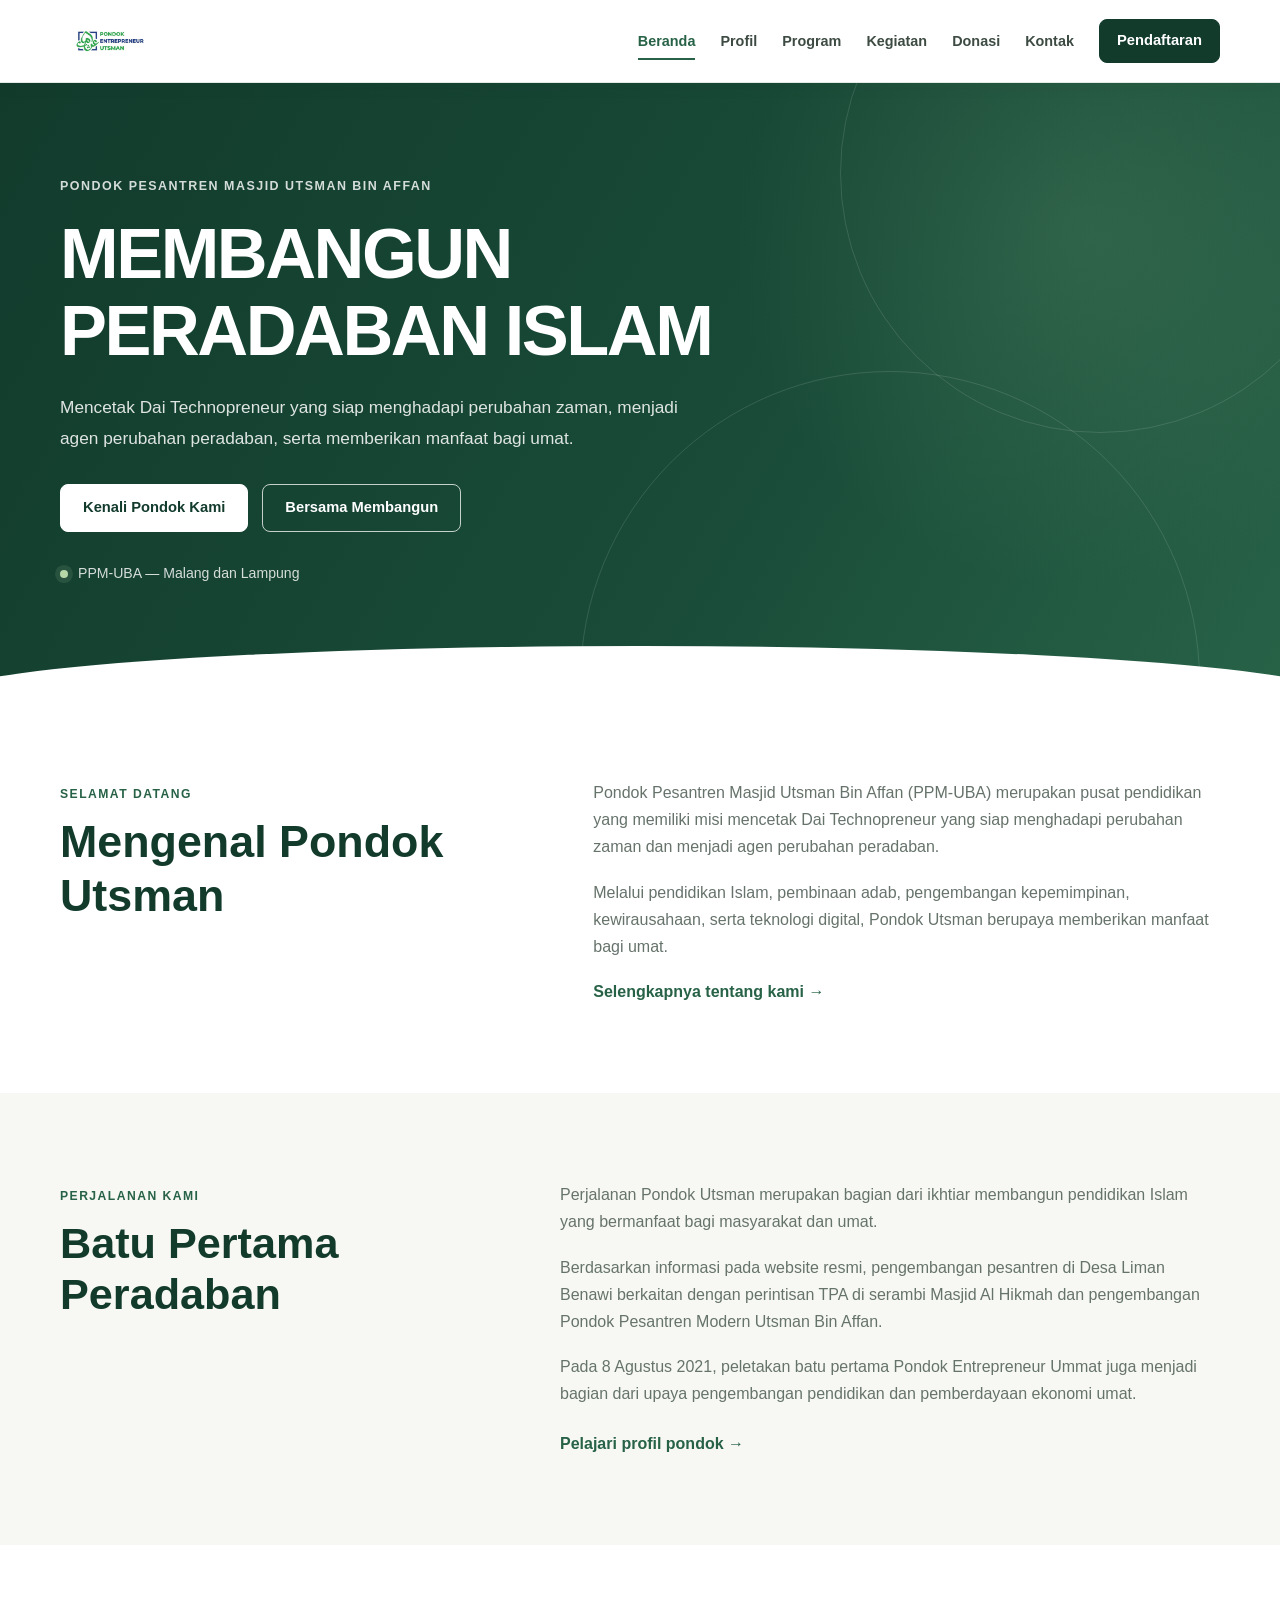
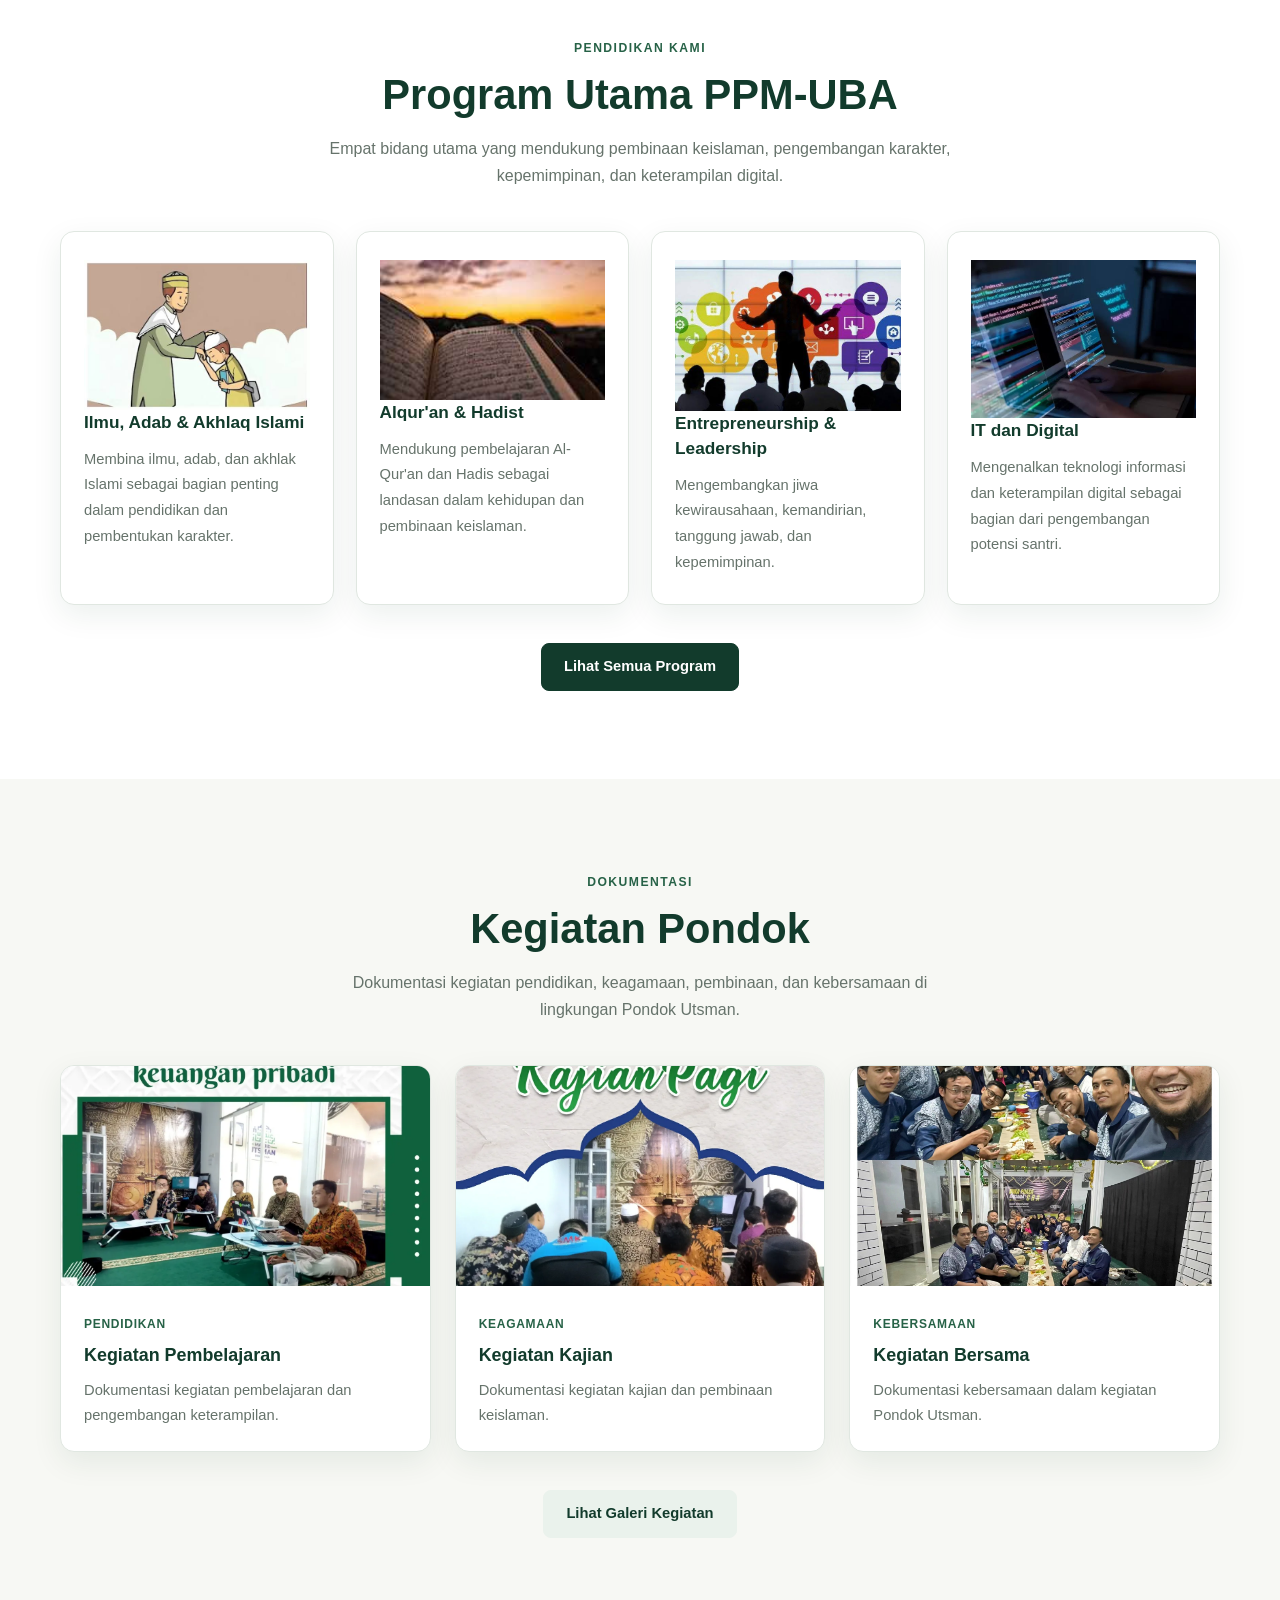
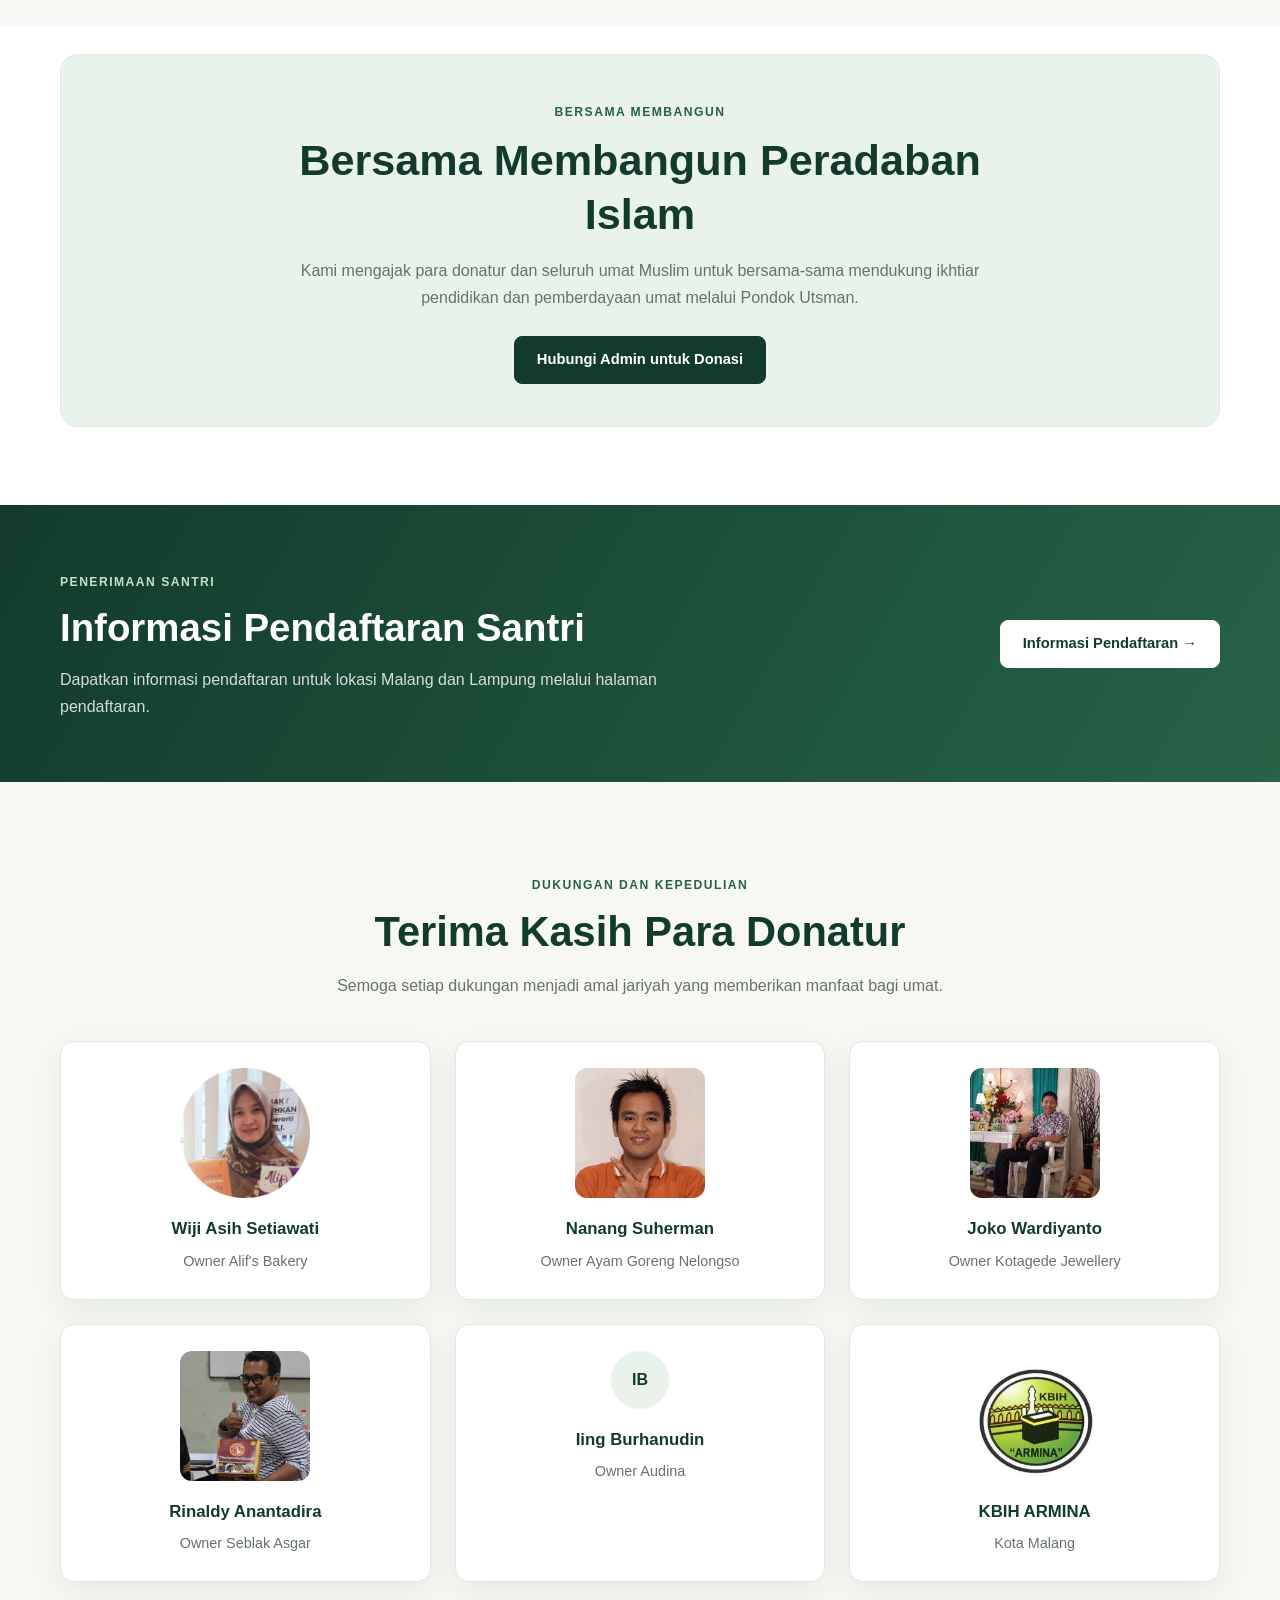
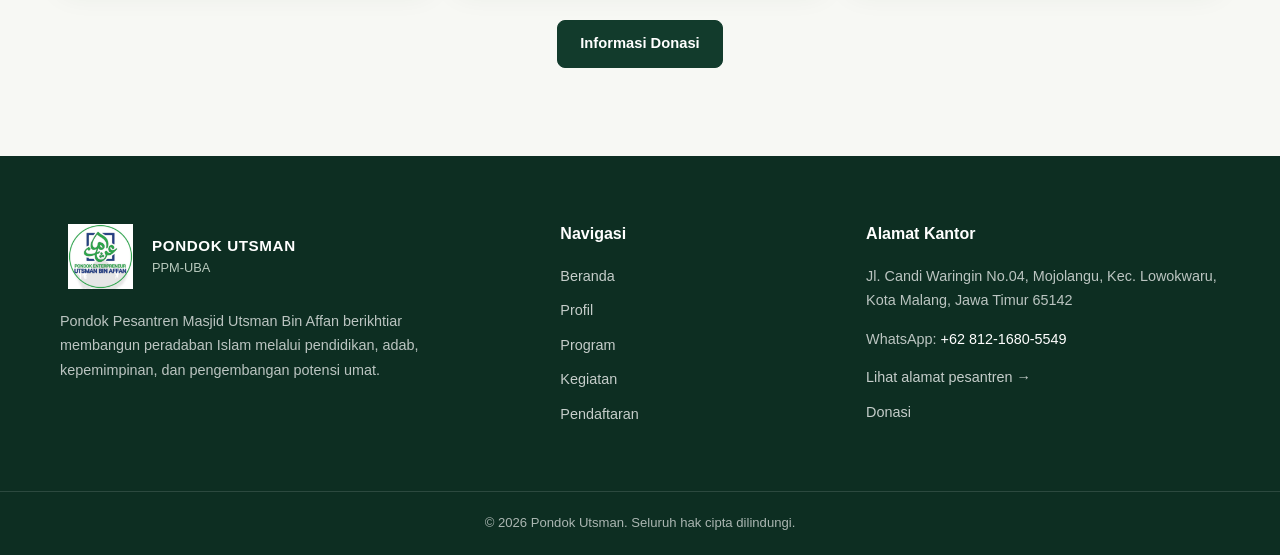
<file: index.html>
<!DOCTYPE html>
<html lang="id">
<head>
    <meta charset="UTF-8">
    <meta name="viewport" content="width=device-width, initial-scale=1.0">

    <meta name="description" content="Website resmi informasi Pondok Pesantren Masjid Utsman Bin Affan (PPM-UBA), program pendidikan, kegiatan, donasi, dan pendaftaran santri.">

    <meta name="theme-color" content="#123b2c">

    <title>Pondok Utsman | Membangun Peradaban Islam</title>

    <link rel="stylesheet" href="css/style.css">
    <script src="js/script.js" defer></script>
</head>

<body>

    <!-- NAVBAR -->
    <header class="header">
        <nav class="navbar container">

            <!-- Logo navbar -->
            <a href="index.html" class="brand" aria-label="Pondok Utsman - Beranda">
                <span class="brand-icon">
                    <img
                        src="images/Logo_utsman.png"
                        alt="Logo Pondok Utsman">
                </span>
            </a>

            <button
                class="menu-toggle"
                id="menuToggle"
                aria-label="Buka menu navigasi"
                aria-expanded="false"
                aria-controls="navMenu">

                <span></span>
                <span></span>
                <span></span>
            </button>

            <ul class="nav-menu" id="navMenu">
                <li>
                    <a class="active" href="index.html">Beranda</a>
                </li>
                <li>
                    <a href="pages/profil.html">Profil</a>
                </li>
                <li>
                    <a href="pages/program.html">Program</a>
                </li>
                <li>
                    <a href="pages/kegiatan.html">Kegiatan</a>
                </li>
                <li>
                    <a href="pages/donasi.html">Donasi</a>
                </li>
                <li>
                    <a href="pages/kontak.html">Kontak</a>
                </li>
                <li>
                    <a class="btn btn-primary nav-cta"
                       href="pages/pendaftaran.html">
                        Pendaftaran
                    </a>
                </li>
            </ul>

        </nav>
    </header>


    <main>

        <!-- HERO SECTION -->
        <section class="hero">

            <div class="hero-decoration decoration-one"></div>
            <div class="hero-decoration decoration-two"></div>

            <div class="container hero-content">

                <span class="eyebrow">
                    PONDOK PESANTREN MASJID UTSMAN BIN AFFAN
                </span>

                <h1>Membangun Peradaban Islam</h1>

                <p>
                    Mencetak Dai Technopreneur yang siap menghadapi
                    perubahan zaman, menjadi agen perubahan peradaban,
                    serta memberikan manfaat bagi umat.
                </p>

                <div class="hero-actions">

                    <a href="pages/profil.html" class="btn btn-light">
                        Kenali Pondok Kami
                    </a>

                    <a
                        href="https://api.whatsapp.com/send?phone=6281216805549&text=Assalamualaikum%20Admin%2C%20bagaimana%20cara%20berkontribusi%20membangun%20bersama%20PPM-UBA%3F"
                        class="btn btn-outline"
                        target="_blank"
                        rel="noopener noreferrer">
                        Bersama Membangun
                    </a>

                </div>

                <div class="hero-note">
                    <span class="note-dot"></span>
                    PPM-UBA — Malang dan Lampung
                </div>

            </div>

            <div class="hero-bottom-shape"></div>

        </section>


        <!-- INTRODUCTION -->
        <section class="section intro-section">

            <div class="container intro-grid">

                <div>
                    <span class="section-label">SELAMAT DATANG</span>

                    <h2>Mengenal Pondok Utsman</h2>
                </div>

                <div class="intro-text">

                    <p>
                        Pondok Pesantren Masjid Utsman Bin Affan
                        (PPM-UBA) merupakan pusat pendidikan yang
                        memiliki misi mencetak Dai Technopreneur
                        yang siap menghadapi perubahan zaman dan
                        menjadi agen perubahan peradaban.
                    </p>

                    <p>
                        Melalui pendidikan Islam, pembinaan adab,
                        pengembangan kepemimpinan, kewirausahaan,
                        serta teknologi digital, Pondok Utsman
                        berupaya memberikan manfaat bagi umat.
                    </p>

                    <a href="pages/profil.html" class="text-link">
                        Selengkapnya tentang kami →
                    </a>

                </div>

            </div>

        </section>


        <!-- HISTORY -->
        <section class="section history-section">

            <div class="container history-grid">

                <div>
                    <span class="section-label">
                        PERJALANAN KAMI
                    </span>

                    <h2>Batu Pertama Peradaban</h2>
                </div>

                <div class="history-text">

                    <p>
                        Perjalanan Pondok Utsman merupakan bagian
                        dari ikhtiar membangun pendidikan Islam
                        yang bermanfaat bagi masyarakat dan umat.
                    </p>

                    <p>
                        Berdasarkan informasi pada website resmi,
                        pengembangan pesantren di Desa Liman Benawi
                        berkaitan dengan perintisan TPA di serambi
                        Masjid Al Hikmah dan pengembangan Pondok
                        Pesantren Modern Utsman Bin Affan.
                    </p>

                    <p>
                        Pada 8 Agustus 2021, peletakan batu pertama
                        Pondok Entrepreneur Ummat juga menjadi
                        bagian dari upaya pengembangan pendidikan
                        dan pemberdayaan ekonomi umat.
                    </p>

                    <a href="pages/profil.html" class="text-link">
                        Pelajari profil pondok →
                    </a>

                </div>

            </div>

        </section>


        <!-- PROGRAM -->
        <section class="section program-section">

            <div class="container">

                <div class="section-heading">

                    <span class="section-label">
                        PENDIDIKAN KAMI
                    </span>

                    <h2>Program Utama PPM-UBA</h2>

                    <p>
                        Empat bidang utama yang mendukung pembinaan
                        keislaman, pengembangan karakter, kepemimpinan,
                        dan keterampilan digital.
                    </p>

                </div>

                <div class="program-grid">

                    <article class="program-card">

                        
                        <img
                            src="images/ilmu.jpg"
                            alt="Ikon program Ilmu, Adab & Akhlaq Islami"
                            class="program-icon-image">

                        <h3>Ilmu, Adab &amp; Akhlaq Islami</h3>

                        <p>
                            Membina ilmu, adab, dan akhlak Islami
                            sebagai bagian penting dalam pendidikan
                            dan pembentukan karakter.
                        </p>

                    </article>


                    <article class="program-card">

                        
                        <img
                            src="images/alquran.jpg"
                            alt="Ikon program Alqur'an dan Hadist"
                            class="program-icon-image">

                        <h3>Alqur'an &amp; Hadist</h3>

                        <p>
                            Mendukung pembelajaran Al-Qur'an dan
                            Hadis sebagai landasan dalam kehidupan
                            dan pembinaan keislaman.
                        </p>

                    </article>


                    <article class="program-card">

                        
                        <img
                            src="images/leadership.jpg"
                            alt="Ikon program Entrepreneurship dan Leadership"
                            class="program-icon-image">

                        <h3>Entrepreneurship &amp; Leadership</h3>

                        <p>
                            Mengembangkan jiwa kewirausahaan,
                            kemandirian, tanggung jawab, dan
                            kepemimpinan.
                        </p>

                    </article>


                    <article class="program-card">

                        
                        <img
                            src="images/itdandigital.jpg"
                            alt="Ikon program IT dan Digital"
                            class="program-icon-image">

                        <h3>IT dan Digital</h3>

                        <p>
                            Mengenalkan teknologi informasi dan
                            keterampilan digital sebagai bagian
                            dari pengembangan potensi santri.
                        </p>

                    </article>

                </div>

                <div class="center-action">

                    <a href="pages/program.html" class="btn btn-primary">
                        Lihat Semua Program
                    </a>

                </div>

            </div>

        </section>


        <!-- ACTIVITIES -->
        <section class="section activities-section">

            <div class="container">

                <div class="section-heading">

                    <span class="section-label">
                        DOKUMENTASI
                    </span>

                    <h2>Kegiatan Pondok</h2>

                    <p>
                        Dokumentasi kegiatan pendidikan, keagamaan,
                        pembinaan, dan kebersamaan di lingkungan
                        Pondok Utsman.
                    </p>

                </div>

                <div class="activity-grid">

                    <article class="activity-card">

                        <div class="activity-image">

                            <img
                                src="images/materi pengolahan keuangan dan data yang di bimbing oleh Mas D.jpg"
                                alt="Kegiatan pembelajaran dan pengolahan data"
                                loading="lazy">

                        </div>

                        <div class="activity-info">

                            <span class="activity-category">
                                Pendidikan
                            </span>

                            <h3>Kegiatan Pembelajaran</h3>

                            <p>
                                Dokumentasi kegiatan pembelajaran
                                dan pengembangan keterampilan.
                            </p>

                        </div>

                    </article>


                    <article class="activity-card">

                        <div class="activity-image">

                            <img
                                src="images/kajianpagi.jpg"
                                alt="Dokumentasi kegiatan kajian"
                                loading="lazy">

                        </div>

                        <div class="activity-info">

                            <span class="activity-category">
                                Keagamaan
                            </span>

                            <h3>Kegiatan Kajian</h3>

                            <p>
                                Dokumentasi kegiatan kajian dan
                                pembinaan keislaman.
                            </p>

                        </div>

                    </article>


                    <article class="activity-card">

                        <div class="activity-image">

                            <img
                                src="images/bukabersama2.jpg"
                                alt="Dokumentasi kegiatan buka bersama"
                                loading="lazy">

                        </div>

                        <div class="activity-info">

                            <span class="activity-category">
                                Kebersamaan
                            </span>

                            <h3>Kegiatan Bersama</h3>

                            <p>
                                Dokumentasi kebersamaan dalam
                                kegiatan Pondok Utsman.
                            </p>

                        </div>

                    </article>

                </div>

                <div class="center-action">

                    <a href="pages/kegiatan.html"
                       class="btn btn-secondary">
                        Lihat Galeri Kegiatan
                    </a>

                </div>

            </div>

        </section>


        <!-- DONATION CTA -->
        <section class="section donation-cta">

            <div class="container donation-content">

                <span class="section-label">
                    BERSAMA MEMBANGUN
                </span>

                <h2>Bersama Membangun Peradaban Islam</h2>

                <p>
                    Kami mengajak para donatur dan seluruh umat
                    Muslim untuk bersama-sama mendukung ikhtiar
                    pendidikan dan pemberdayaan umat melalui
                    Pondok Utsman.
                </p>

                <a
                    href="https://api.whatsapp.com/send?phone=6281216805549&text=Assalamualaikum%20Admin%2C%20bagaimana%20cara%20berkontribusi%20membangun%20bersama%20PPM-UBA%3F"
                    class="btn btn-primary"
                    target="_blank"
                    rel="noopener noreferrer">
                    Hubungi Admin untuk Donasi
                </a>

            </div>

        </section>


        <!-- REGISTRATION CTA -->
        <section class="registration-section">

            <div class="container registration-content">

                <div>

                    <span class="section-label">
                        PENERIMAAN SANTRI
                    </span>

                    <h2>Informasi Pendaftaran Santri</h2>

                    <p>
                        Dapatkan informasi pendaftaran untuk
                        lokasi Malang dan Lampung melalui
                        halaman pendaftaran.
                    </p>

                </div>

                <a href="pages/pendaftaran.html" class="btn btn-light">
                    Informasi Pendaftaran →
                </a>

            </div>

        </section>


        <!-- DONOR SECTION -->
        <section class="section donor-section">

            <div class="container">

                <div class="section-heading">

                    <span class="section-label">
                        DUKUNGAN DAN KEPEDULIAN
                    </span>

                    <h2>Terima Kasih Para Donatur</h2>

                    <p>
                        Semoga setiap dukungan menjadi amal jariyah
                        yang memberikan manfaat bagi umat.
                    </p>

                </div>

                <div class="donor-grid">

                    <article class="donor-card">

                        <img
                            src="images/owneralf.jpg"
                            alt="Wiji Asih Setiawati, Owner Alif's Bakery"
                            class="donor-photo"
                            loading="lazy">

                        <h3>Wiji Asih Setiawati</h3>

                        <p>Owner Alif's Bakery</p>

                    </article>


                    <article class="donor-card">

                        <img
                            src="images/ownernlngso.jpg"
                            alt="Nanang Suherman, Owner Ayam Goreng Nelongso"
                            class="donor-photo"
                            loading="lazy">

                        <h3>Nanang Suherman</h3>

                        <p>Owner Ayam Goreng Nelongso</p>

                    </article>


                    <article class="donor-card">

                        <img
                            src="images/ownerkotagede.jpg"
                            alt="Joko Wardiyanto, Owner Kotagede Jewellery"
                            class="donor-photo"
                            loading="lazy">

                        <h3>Joko Wardiyanto</h3>

                        <p>Owner Kotagede Jewellery</p>

                    </article>


                    <article class="donor-card">

                        <img
                            src="images/owner-seblak-asgar-dari.jpg"
                            alt="Rinaldy Anantadira, Owner Seblak Asgar"
                            class="donor-photo"
                            loading="lazy">

                        <h3>Rinaldy Anantadira</h3>

                        <p>Owner Seblak Asgar</p>

                    </article>


                    <article class="donor-card">

                        <!-- Ganti nama file jika foto Iing sudah tersedia -->
                        <div class="donor-avatar" aria-hidden="true">
                            IB
                        </div>

                        <h3>Iing Burhanudin</h3>

                        <p>Owner Audina</p>

                    </article>


                    <article class="donor-card">

                        <img
                            src="images/KBIH.jpg"
                            alt="KBIH ARMINA Kota Malang"
                            class="donor-photo"
                            loading="lazy">

                        <h3>KBIH ARMINA</h3>

                        <p>Kota Malang</p>

                    </article>

                </div>

                <div class="center-action">

                    <a href="pages/donasi.html" class="btn btn-primary">
                        Informasi Donasi
                    </a>

                </div>

            </div>

        </section>

    </main>


    <!-- FOOTER -->
    <footer class="footer">

        <div class="container footer-grid">

            <!-- Identitas footer: logo sengaja berbeda dari navbar -->
            <div>

                <a href="index.html" class="brand footer-brand">

                    <span class="brand-icon">
                        <img
                            src="images/images.jpg"
                            alt="Logo footer Pondok Utsman">
                    </span>

                    <span>
                        <strong>PONDOK UTSMAN</strong>
                        <small>PPM-UBA</small>
                    </span>

                </a>

                <p class="footer-description">
                    Pondok Pesantren Masjid Utsman Bin Affan
                    berikhtiar membangun peradaban Islam melalui
                    pendidikan, adab, kepemimpinan, dan
                    pengembangan potensi umat.
                </p>

            </div>


            <!-- Navigasi footer -->
            <div>

                <h3>Navigasi</h3>

                <a href="index.html">Beranda</a>
                <a href="pages/profil.html">Profil</a>
                <a href="pages/program.html">Program</a>
                <a href="pages/kegiatan.html">Kegiatan</a>
                <a href="pages/pendaftaran.html">Pendaftaran</a>

            </div>


            <!-- Informasi kontak -->
            <div>

                <h3>Alamat Kantor</h3>

                <p>
                    Jl. Candi Waringin No.04, Mojolangu,
                    Kec. Lowokwaru, Kota Malang,
                    Jawa Timur 65142
                </p>

                <p>
                    WhatsApp:
                    <a
                        href="https://api.whatsapp.com/send?phone=6281216805549"
                        target="_blank"
                        rel="noopener noreferrer">
                        +62 812-1680-5549
                    </a>
                </p>

                <a href="pages/kontak.html">
                    Lihat alamat pesantren →
                </a>

                <a href="pages/donasi.html">Donasi</a>

            </div>

        </div>


        <!-- Footer bottom -->
        <div class="footer-bottom">

            <div class="container">

                <p>
                    &copy; <span id="currentYear"></span>
                    Pondok Utsman. Seluruh hak cipta dilindungi.
                </p>

            </div>

        </div>

    </footer>

</body>
</html>
</file>
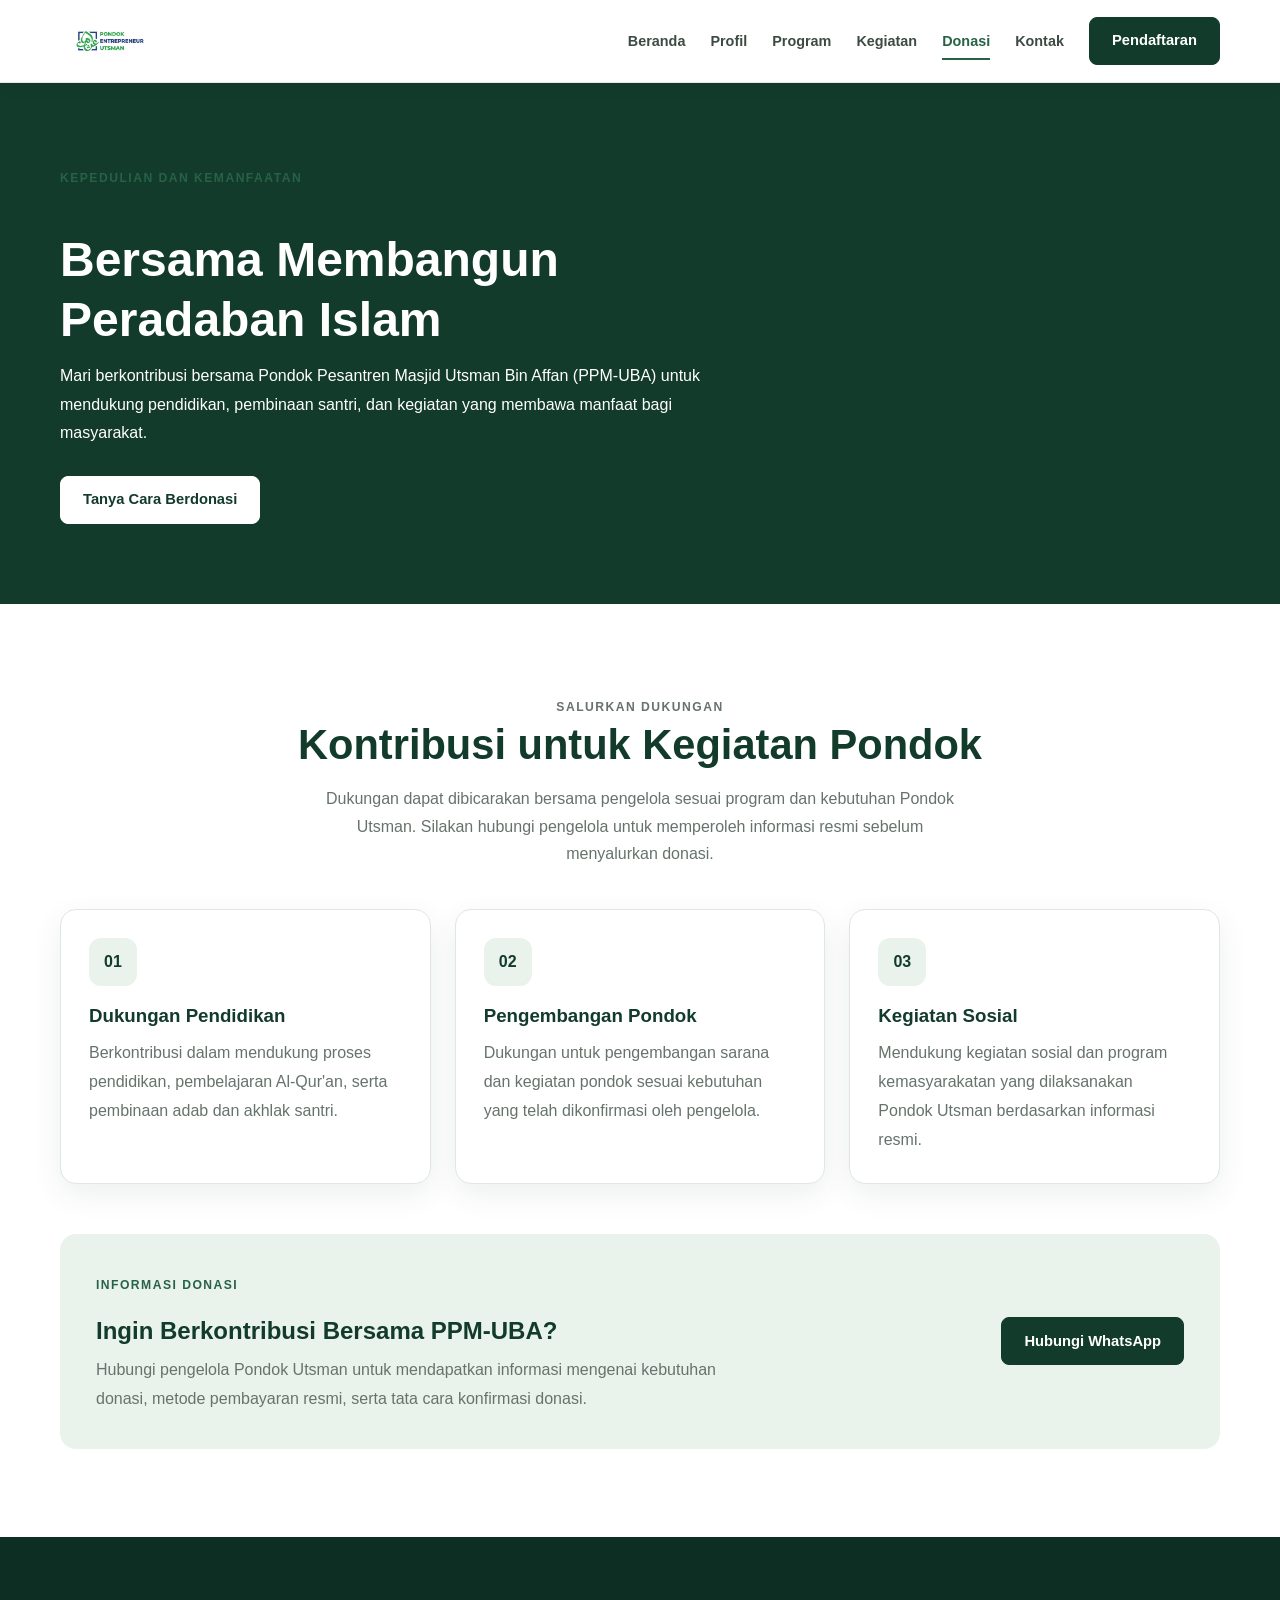
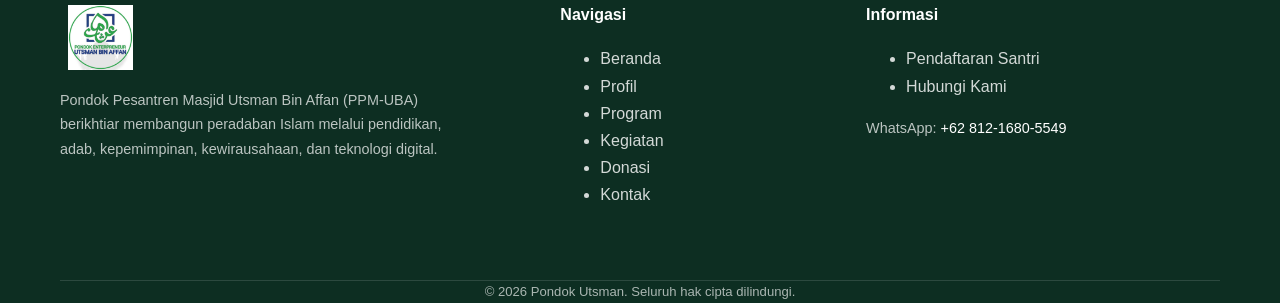
<file: pages/donasi.html>
<!DOCTYPE html>
<html lang="id">
<head>
    <meta charset="UTF-8">
    <meta name="viewport" content="width=device-width, initial-scale=1.0">

    <meta name="description" content="Informasi donasi dan kontribusi untuk mendukung kegiatan pendidikan serta pengembangan Pondok Pesantren Masjid Utsman Bin Affan (PPM-UBA).">
    <meta name="theme-color" content="#ffffff">

    <title>Donasi - Pondok Utsman</title>

    <link rel="stylesheet" href="../css/style.css">
    <link rel="stylesheet" href="../css/donasi.css">

    <script src="../js/script.js" defer></script>
</head>
<body>

<header class="header">
    <nav class="navbar container">
        <a href="../index.html" class="brand" aria-label="Pondok Utsman - Beranda">
            <span class="brand-icon">
                <img src="../images/Logo_utsman.png" alt="Logo Pondok Utsman">
            </span>
        </a>

        <button
            class="menu-toggle"
            id="menuToggle"
            type="button"
            aria-label="Buka menu navigasi"
            aria-controls="navMenu"
            aria-expanded="false">
            ☰
        </button>

        <ul class="nav-menu" id="navMenu">
            <li><a href="../index.html">Beranda</a></li>
            <li><a href="profil.html">Profil</a></li>
            <li><a href="program.html">Program</a></li>
            <li><a href="kegiatan.html">Kegiatan</a></li>
            <li><a href="donasi.html" class="active" aria-current="page">Donasi</a></li>
            <li><a href="kontak.html">Kontak</a></li>
            <li><a href="pendaftaran.html" class="btn btn-primary">Pendaftaran</a></li>
        </ul>
    </nav>
</header>

<main>

    <!-- Hero Donasi -->
    <section class="donation-hero">
        <div class="container">
            <p class="section-label">KEPEDULIAN DAN KEMANFAATAN</p>

            <h1>Bersama Membangun Peradaban Islam</h1>

            <p>
                Mari berkontribusi bersama Pondok Pesantren Masjid
                Utsman Bin Affan (PPM-UBA) untuk mendukung pendidikan,
                pembinaan santri, dan kegiatan yang membawa manfaat
                bagi masyarakat.
            </p>

            <a
                href="https://api.whatsapp.com/send?phone=6281216805549&text=Assalamualaikum%20Admin%2C%20bagaimana%20cara%20berkontribusi%20membangun%20bersama%20PPM-UBA%3F%20Mohon%20dibantu%20informasinya.%20Terima%20kasih."
                class="btn btn-light"
                target="_blank"
                rel="noopener noreferrer">
                Tanya Cara Berdonasi
            </a>
        </div>
    </section>

    <!-- Pilihan Dukungan -->
    <section class="section">
        <div class="container">

            <div class="section-heading">
                <p class="section-label">SALURKAN DUKUNGAN</p>

                <h2>Kontribusi untuk Kegiatan Pondok</h2>

                <p>
                    Dukungan dapat dibicarakan bersama pengelola
                    sesuai program dan kebutuhan Pondok Utsman.
                    Silakan hubungi pengelola untuk memperoleh
                    informasi resmi sebelum menyalurkan donasi.
                </p>
            </div>

            <div class="donation-grid">

                <article class="donation-card">
                    <div class="donation-icon">01</div>

                    <h3>Dukungan Pendidikan</h3>

                    <p>
                        Berkontribusi dalam mendukung proses pendidikan,
                        pembelajaran Al-Qur'an, serta pembinaan adab
                        dan akhlak santri.
                    </p>
                </article>

                <article class="donation-card">
                    <div class="donation-icon">02</div>

                    <h3>Pengembangan Pondok</h3>

                    <p>
                        Dukungan untuk pengembangan sarana dan kegiatan
                        pondok sesuai kebutuhan yang telah dikonfirmasi
                        oleh pengelola.
                    </p>
                </article>

                <article class="donation-card">
                    <div class="donation-icon">03</div>

                    <h3>Kegiatan Sosial</h3>

                    <p>
                        Mendukung kegiatan sosial dan program
                        kemasyarakatan yang dilaksanakan Pondok Utsman
                        berdasarkan informasi resmi.
                    </p>
                </article>

            </div>

            <!-- Informasi Donasi -->
            <div class="donation-info">
                <div>
                    <p class="section-label">INFORMASI DONASI</p>

                    <h2>Ingin Berkontribusi Bersama PPM-UBA?</h2>

                    <p>
                        Hubungi pengelola Pondok Utsman untuk
                        mendapatkan informasi mengenai kebutuhan
                        donasi, metode pembayaran resmi, serta
                        tata cara konfirmasi donasi.
                    </p>
                </div>

                <a
                    href="https://api.whatsapp.com/send?phone=6281216805549&text=Assalamualaikum%20Admin%2C%20saya%20ingin%20mengetahui%20informasi%20donasi%20untuk%20PPM-UBA.%20Mohon%20dibantu%20informasinya.%20Terima%20kasih."
                    class="btn btn-primary"
                    target="_blank"
                    rel="noopener noreferrer">
                    Hubungi WhatsApp
                </a>
            </div>

        </div>
    </section>

</main>

<!-- Footer -->
<footer class="footer">
    <div class="container">
        <div class="footer-grid">

            <div class="footer-brand">
                <a href="../index.html" aria-label="Pondok Utsman - Beranda">
                    <span class="brand-icon">
                        <img
                            src="../images/images.jpg"
                            alt="Pondok Utsman"
                            loading="lazy">
                    </span>
                </a>

                <p class="footer-description">
                    Pondok Pesantren Masjid Utsman Bin Affan (PPM-UBA)
                    berikhtiar membangun peradaban Islam melalui
                    pendidikan, adab, kepemimpinan, kewirausahaan,
                    dan teknologi digital.
                </p>
            </div>

            <div>
                <h3>Navigasi</h3>
                <ul>
                    <li><a href="../index.html">Beranda</a></li>
                    <li><a href="profil.html">Profil</a></li>
                    <li><a href="program.html">Program</a></li>
                    <li><a href="kegiatan.html">Kegiatan</a></li>
                    <li><a href="donasi.html">Donasi</a></li>
                    <li><a href="kontak.html">Kontak</a></li>
                </ul>
            </div>

            <div>
                <h3>Informasi</h3>
                <ul>
                    <li><a href="pendaftaran.html">Pendaftaran Santri</a></li>
                    <li><a href="kontak.html">Hubungi Kami</a></li>
                </ul>

                <p>
                    WhatsApp:
                    <a
                        href="https://wa.me/6281216805549"
                        target="_blank"
                        rel="noopener noreferrer">
                        +62 812-1680-5549
                    </a>
                </p>
            </div>

        </div>

        <div class="footer-bottom">
            <p>
                &copy; <span id="currentYear"></span>
                Pondok Utsman. Seluruh hak cipta dilindungi.
            </p>
        </div>
    </div>
</footer>

</body>
</html>
</file>
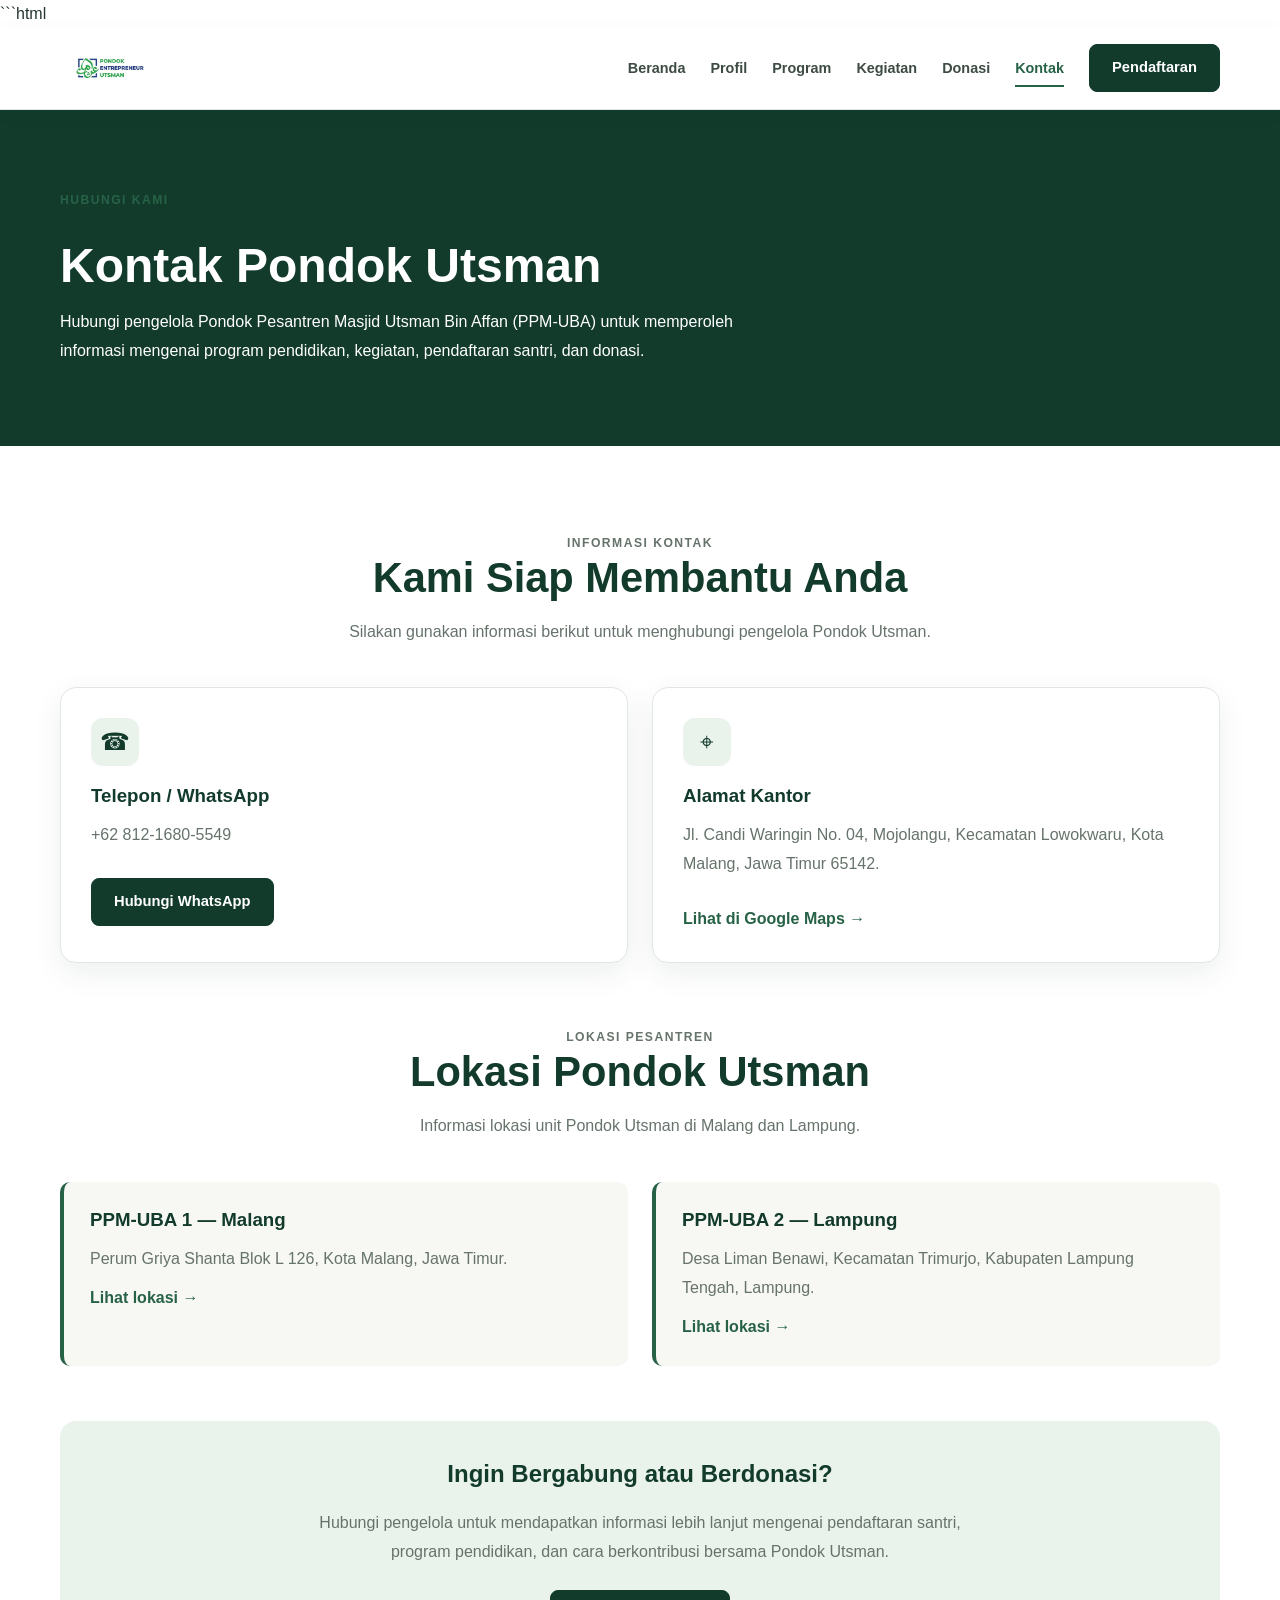
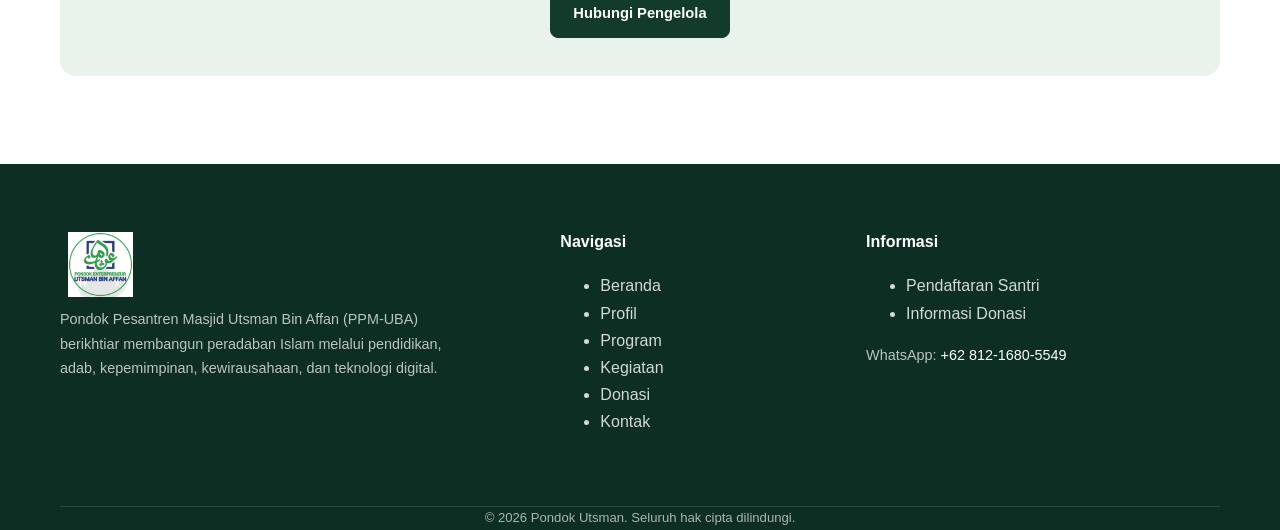
<file: pages/kontak.html>
```html
<!DOCTYPE html>
<html lang="id">
<head>
    <meta charset="UTF-8">
    <meta name="viewport" content="width=device-width, initial-scale=1.0">

    <meta
        name="description"
        content="Informasi kontak, alamat kantor, dan lokasi Pondok Pesantren Masjid Utsman Bin Affan (PPM-UBA).">

    <meta name="theme-color" content="#ffffff">

    <title>Kontak - Pondok Utsman</title>

    <link rel="stylesheet" href="../css/style.css">
    <link rel="stylesheet" href="../css/kontak.css">

    <script src="../js/script.js" defer></script>
</head>
<body>

<!-- Navbar -->
<header class="header">
    <nav class="navbar container">

        <a
            href="../index.html"
            class="brand"
            aria-label="Pondok Utsman - Beranda">
            <span class="brand-icon">
                <img
                    src="../images/Logo_utsman.png"
                    alt="Logo Pondok Utsman">
            </span>
        </a>

        <button
            class="menu-toggle"
            id="menuToggle"
            type="button"
            aria-label="Buka menu navigasi"
            aria-controls="navMenu"
            aria-expanded="false">
            ☰
        </button>

        <ul class="nav-menu" id="navMenu">
            <li><a href="../index.html">Beranda</a></li>
            <li><a href="profil.html">Profil</a></li>
            <li><a href="program.html">Program</a></li>
            <li><a href="kegiatan.html">Kegiatan</a></li>
            <li><a href="donasi.html">Donasi</a></li>
            <li>
                <a
                    href="kontak.html"
                    class="active"
                    aria-current="page">
                    Kontak
                </a>
            </li>
            <li>
                <a href="pendaftaran.html" class="btn btn-primary">
                    Pendaftaran
                </a>
            </li>
        </ul>

    </nav>
</header>

<main>

    <!-- Hero Kontak -->
    <section class="contact-hero">
        <div class="container">
            <p class="section-label">HUBUNGI KAMI</p>

            <h1>Kontak Pondok Utsman</h1>

            <p>
                Hubungi pengelola Pondok Pesantren Masjid
                Utsman Bin Affan (PPM-UBA) untuk memperoleh
                informasi mengenai program pendidikan, kegiatan,
                pendaftaran santri, dan donasi.
            </p>
        </div>
    </section>

    <!-- Informasi Kontak -->
    <section class="section">
        <div class="container">

            <div class="section-heading">
                <p class="section-label">INFORMASI KONTAK</p>

                <h2>Kami Siap Membantu Anda</h2>

                <p>
                    Silakan gunakan informasi berikut untuk
                    menghubungi pengelola Pondok Utsman.
                </p>
            </div>

            <div class="contact-grid">

                <!-- WhatsApp -->
                <article class="contact-card">
                    <div class="contact-icon" aria-hidden="true">☎</div>

                    <h3>Telepon / WhatsApp</h3>

                    <p>+62 812-1680-5549</p>

                    <a
                        class="btn btn-primary"
                        href="https://wa.me/6281216805549"
                        target="_blank"
                        rel="noopener noreferrer">
                        Hubungi WhatsApp
                    </a>
                </article>

                <!-- Alamat Kantor -->
                <article class="contact-card">
                    <div class="contact-icon" aria-hidden="true">⌖</div>

                    <h3>Alamat Kantor</h3>

                    <p>
                        Jl. Candi Waringin No. 04,
                        Mojolangu, Kecamatan Lowokwaru,
                        Kota Malang, Jawa Timur 65142.
                    </p>

                    <a
                        class="contact-link"
                        href="https://www.google.com/maps/search/?api=1&query=Jl.+Candi+Waringin+No.+04%2C+Mojolangu%2C+Lowokwaru%2C+Kota+Malang%2C+Jawa+Timur+65142"
                        target="_blank"
                        rel="noopener noreferrer">
                        Lihat di Google Maps →
                    </a>
                </article>

            </div>

            <!-- Lokasi Pesantren -->
            <div class="location-section">

                <div class="section-heading">
                    <p class="section-label">LOKASI PESANTREN</p>

                    <h2>Lokasi Pondok Utsman</h2>

                    <p>
                        Informasi lokasi unit Pondok Utsman
                        di Malang dan Lampung.
                    </p>
                </div>

                <div class="location-grid">

                    <article class="location-card">
                        <h3>PPM-UBA 1 — Malang</h3>

                        <p>
                            Perum Griya Shanta Blok L 126,
                            Kota Malang, Jawa Timur.
                        </p>

                        <a
                            class="contact-link"
                            href="https://www.google.com/maps/search/?api=1&query=Perum+Griya+Shanta+Blok+L+126+Malang"
                            target="_blank"
                            rel="noopener noreferrer">
                            Lihat lokasi →
                        </a>
                    </article>

                    <article class="location-card">
                        <h3>PPM-UBA 2 — Lampung</h3>

                        <p>
                            Desa Liman Benawi, Kecamatan Trimurjo,
                            Kabupaten Lampung Tengah, Lampung.
                        </p>

                        <a
                            class="contact-link"
                            href="https://www.google.com/maps/search/?api=1&query=Desa+Liman+Benawi+Trimurjo+Lampung+Tengah"
                            target="_blank"
                            rel="noopener noreferrer">
                            Lihat lokasi →
                        </a>
                    </article>

                </div>
            </div>

            <!-- Call to Action -->
            <div class="contact-cta">
                <h2>Ingin Bergabung atau Berdonasi?</h2>

                <p>
                    Hubungi pengelola untuk mendapatkan informasi
                    lebih lanjut mengenai pendaftaran santri,
                    program pendidikan, dan cara berkontribusi
                    bersama Pondok Utsman.
                </p>

                <a
                    href="https://wa.me/6281216805549?text=Assalamualaikum%2C%20saya%20ingin%20mendapatkan%20informasi%20mengenai%20Pondok%20Utsman."
                    target="_blank"
                    rel="noopener noreferrer"
                    class="btn btn-primary">
                    Hubungi Pengelola
                </a>
            </div>

        </div>
    </section>

</main>

<!-- Footer -->
<footer class="footer">
    <div class="container">

        <div class="footer-grid">

            <div class="footer-brand">
                <a
                    href="../index.html"
                    aria-label="Pondok Utsman - Beranda">
                    <span class="brand-icon">
                        <img
                            src="../images/images.jpg"
                            alt="Logo Pondok Utsman"
                            loading="lazy">
                    </span>
                </a>

                <p class="footer-description">
                    Pondok Pesantren Masjid Utsman Bin Affan (PPM-UBA)
                    berikhtiar membangun peradaban Islam melalui
                    pendidikan, adab, kepemimpinan, kewirausahaan,
                    dan teknologi digital.
                </p>
            </div>

            <div>
                <h3>Navigasi</h3>

                <ul>
                    <li><a href="../index.html">Beranda</a></li>
                    <li><a href="profil.html">Profil</a></li>
                    <li><a href="program.html">Program</a></li>
                    <li><a href="kegiatan.html">Kegiatan</a></li>
                    <li><a href="donasi.html">Donasi</a></li>
                    <li><a href="kontak.html">Kontak</a></li>
                </ul>
            </div>

            <div>
                <h3>Informasi</h3>

                <ul>
                    <li>
                        <a href="pendaftaran.html">
                            Pendaftaran Santri
                        </a>
                    </li>
                    <li>
                        <a href="donasi.html">
                            Informasi Donasi
                        </a>
                    </li>
                </ul>

                <p>
                    WhatsApp:
                    <a
                        href="https://wa.me/6281216805549"
                        target="_blank"
                        rel="noopener noreferrer">
                        +62 812-1680-5549
                    </a>
                </p>
            </div>

        </div>

        <div class="footer-bottom">
            <p>
                &copy; <span id="currentYear"></span>
                Pondok Utsman. Seluruh hak cipta dilindungi.
            </p>
        </div>

    </div>
</footer>

</body>
</html>
</file>
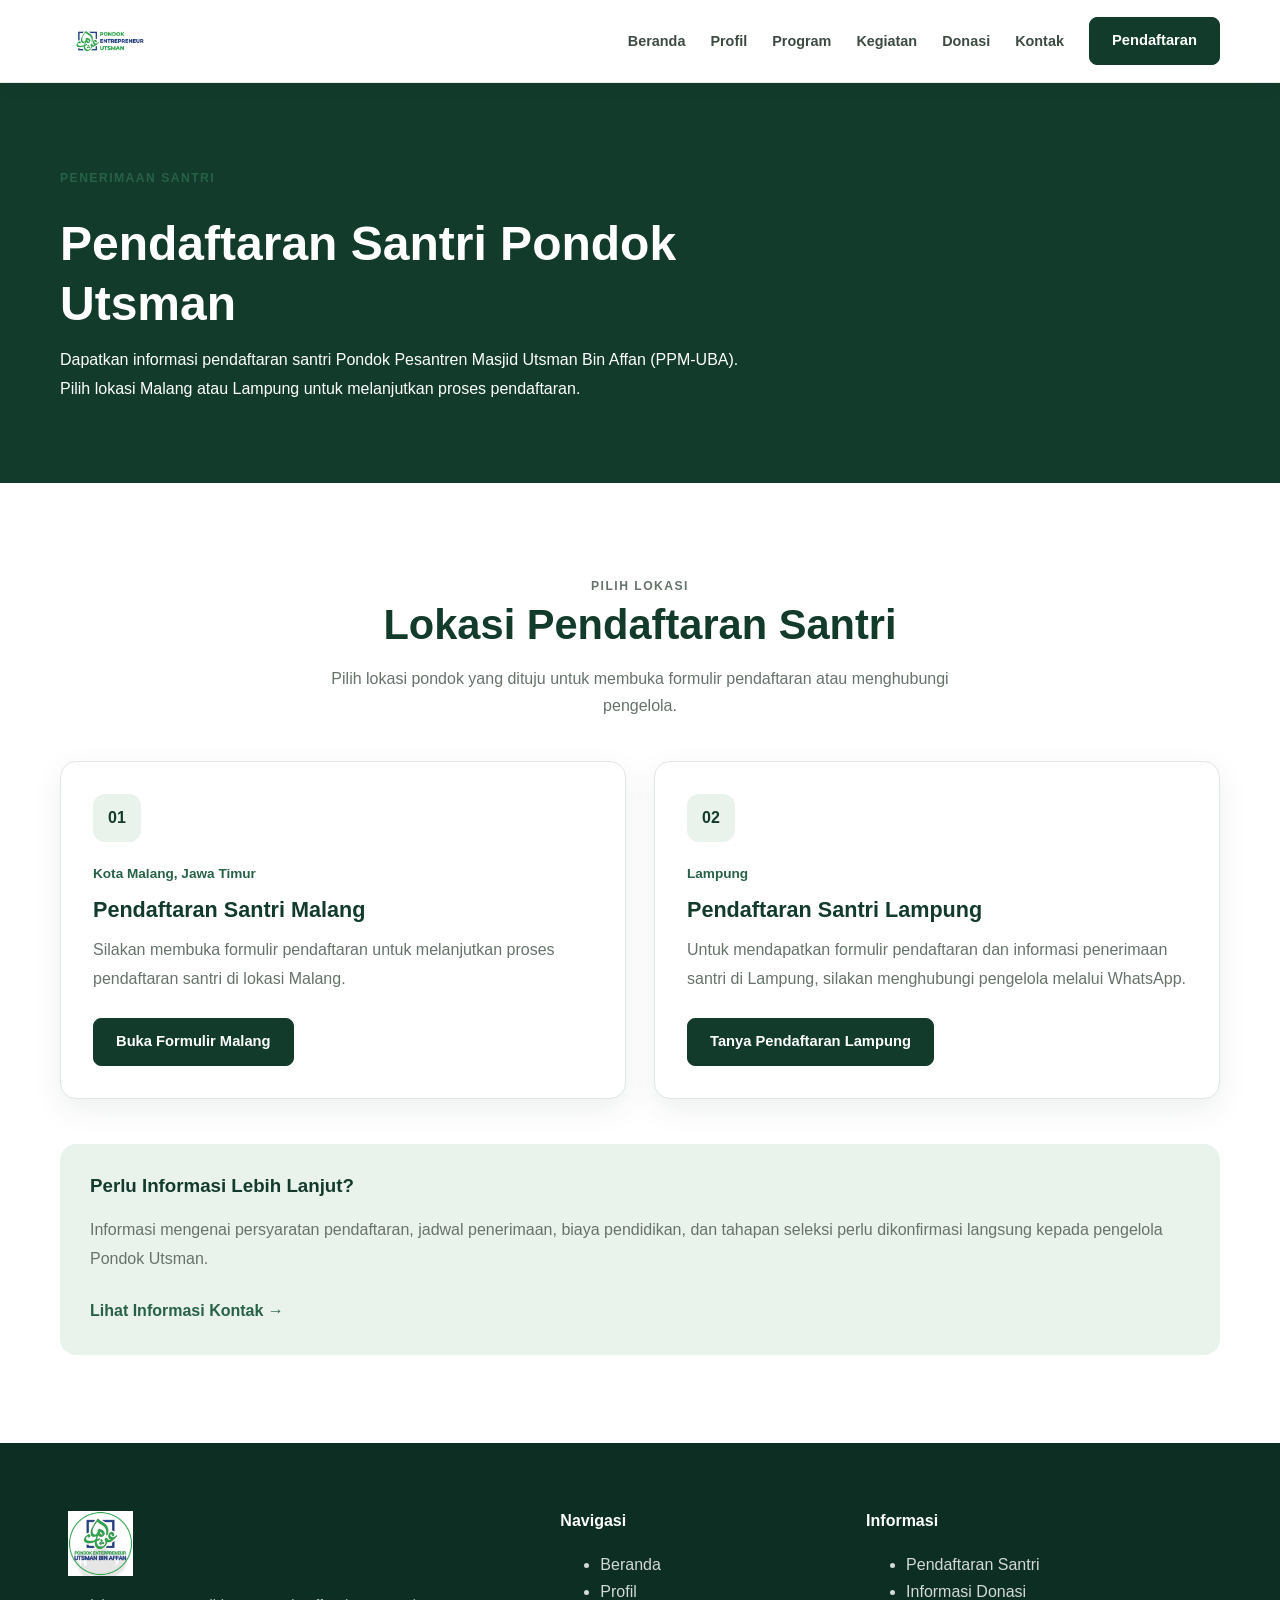
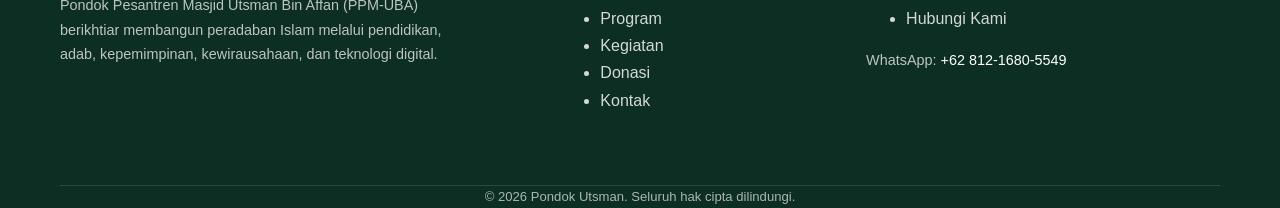
<file: pages/pendaftaran.html>
<!DOCTYPE html>
<html lang="id">
<head>
    <meta charset="UTF-8">
    <meta name="viewport" content="width=device-width, initial-scale=1.0">

    <meta
        name="description"
        content="Informasi pendaftaran santri Pondok Pesantren Masjid Utsman Bin Affan (PPM-UBA) di Malang dan Lampung.">

    <meta name="theme-color" content="#ffffff">

    <title>Pendaftaran Santri - Pondok Utsman</title>

    <link rel="stylesheet" href="../css/style.css">
    <link rel="stylesheet" href="../css/pendaftaran.css">

    <script src="../js/script.js" defer></script>
</head>
<body>

<!-- Navbar -->
<header class="header">
    <nav class="navbar container">

        <a
            href="../index.html"
            class="brand"
            aria-label="Pondok Utsman - Beranda">
            <span class="brand-icon">
                <img
                    src="../images/Logo_utsman.png"
                    alt="Logo Pondok Utsman">
            </span>
        </a>

        <button
            class="menu-toggle"
            id="menuToggle"
            type="button"
            aria-label="Buka menu navigasi"
            aria-controls="navMenu"
            aria-expanded="false">
            ☰
        </button>

        <ul class="nav-menu" id="navMenu">
            <li><a href="../index.html">Beranda</a></li>
            <li><a href="profil.html">Profil</a></li>
            <li><a href="program.html">Program</a></li>
            <li><a href="kegiatan.html">Kegiatan</a></li>
            <li><a href="donasi.html">Donasi</a></li>
            <li><a href="kontak.html">Kontak</a></li>
            <li>
                <a
                    href="pendaftaran.html"
                    class="btn btn-primary active"
                    aria-current="page">
                    Pendaftaran
                </a>
            </li>
        </ul>

    </nav>
</header>

<main>

    <!-- Hero Pendaftaran -->
    <section class="registration-hero">
        <div class="container">
            <p class="section-label">PENERIMAAN SANTRI</p>

            <h1>Pendaftaran Santri Pondok Utsman</h1>

            <p>
                Dapatkan informasi pendaftaran santri Pondok
                Pesantren Masjid Utsman Bin Affan (PPM-UBA).
                Pilih lokasi Malang atau Lampung untuk
                melanjutkan proses pendaftaran.
            </p>
        </div>
    </section>

    <!-- Pilihan Lokasi -->
    <section class="section">
        <div class="container">

            <div class="section-heading">
                <p class="section-label">PILIH LOKASI</p>

                <h2>Lokasi Pendaftaran Santri</h2>

                <p>
                    Pilih lokasi pondok yang dituju untuk membuka
                    formulir pendaftaran atau menghubungi pengelola.
                </p>
            </div>

            <div class="registration-grid">

                <!-- Pendaftaran Malang -->
                <article class="registration-card">
                    <div class="registration-number">01</div>

                    <span class="registration-location">
                        Kota Malang, Jawa Timur
                    </span>

                    <h3>Pendaftaran Santri Malang</h3>

                    <p>
                        Silakan membuka formulir pendaftaran
                        untuk melanjutkan proses pendaftaran
                        santri di lokasi Malang.
                    </p>

                    <a
                        href="https://forms.gle/9isqxHABXKoiEkTN6"
                        class="btn btn-primary"
                        target="_blank"
                        rel="noopener noreferrer">
                        Buka Formulir Malang
                    </a>
                </article>

                <!-- Pendaftaran Lampung -->
                <article class="registration-card">
                    <div class="registration-number">02</div>

                    <span class="registration-location">
                        Lampung
                    </span>

                    <h3>Pendaftaran Santri Lampung</h3>

                    <p>
                        Untuk mendapatkan formulir pendaftaran
                        dan informasi penerimaan santri di Lampung,
                        silakan menghubungi pengelola melalui WhatsApp.
                    </p>

                    <a
                        href="https://wa.me/6281216805549?text=Assalamualaikum%20Admin%2C%20saya%20ingin%20mendapatkan%20informasi%20formulir%20pendaftaran%20santri%20Pondok%20Utsman%20Lampung."
                        class="btn btn-primary"
                        target="_blank"
                        rel="noopener noreferrer">
                        Tanya Pendaftaran Lampung
                    </a>
                </article>

            </div>

            <!-- Informasi Tambahan -->
            <div class="registration-note">
                <h3>Perlu Informasi Lebih Lanjut?</h3>

                <p>
                    Informasi mengenai persyaratan pendaftaran,
                    jadwal penerimaan, biaya pendidikan, dan
                    tahapan seleksi perlu dikonfirmasi langsung
                    kepada pengelola Pondok Utsman.
                </p>

                <a
                    href="kontak.html"
                    class="registration-text-link">
                    Lihat Informasi Kontak →
                </a>
            </div>

        </div>
    </section>

</main>

<!-- Footer -->
<footer class="footer">
    <div class="container">

        <div class="footer-grid">

            <div class="footer-brand">
                <a
                    href="../index.html"
                    aria-label="Pondok Utsman - Beranda">
                    <span class="brand-icon">
                        <img
                            src="../images/images.jpg"
                            alt="Logo Pondok Utsman"
                            loading="lazy">
                    </span>
                </a>

                <p class="footer-description">
                    Pondok Pesantren Masjid Utsman Bin Affan (PPM-UBA)
                    berikhtiar membangun peradaban Islam melalui
                    pendidikan, adab, kepemimpinan, kewirausahaan,
                    dan teknologi digital.
                </p>
            </div>

            <div>
                <h3>Navigasi</h3>

                <ul>
                    <li><a href="../index.html">Beranda</a></li>
                    <li><a href="profil.html">Profil</a></li>
                    <li><a href="program.html">Program</a></li>
                    <li><a href="kegiatan.html">Kegiatan</a></li>
                    <li><a href="donasi.html">Donasi</a></li>
                    <li><a href="kontak.html">Kontak</a></li>
                </ul>
            </div>

            <div>
                <h3>Informasi</h3>

                <ul>
                    <li>
                        <a href="pendaftaran.html">
                            Pendaftaran Santri
                        </a>
                    </li>
                    <li>
                        <a href="donasi.html">
                            Informasi Donasi
                        </a>
                    </li>
                    <li>
                        <a href="kontak.html">
                            Hubungi Kami
                        </a>
                    </li>
                </ul>

                <p>
                    WhatsApp:
                    <a
                        href="https://wa.me/6281216805549"
                        target="_blank"
                        rel="noopener noreferrer">
                        +62 812-1680-5549
                    </a>
                </p>
            </div>

        </div>

        <div class="footer-bottom">
            <p>
                &copy; <span id="currentYear"></span>
                Pondok Utsman. Seluruh hak cipta dilindungi.
            </p>
        </div>

    </div>
</footer>

</body>
</html>
</file>
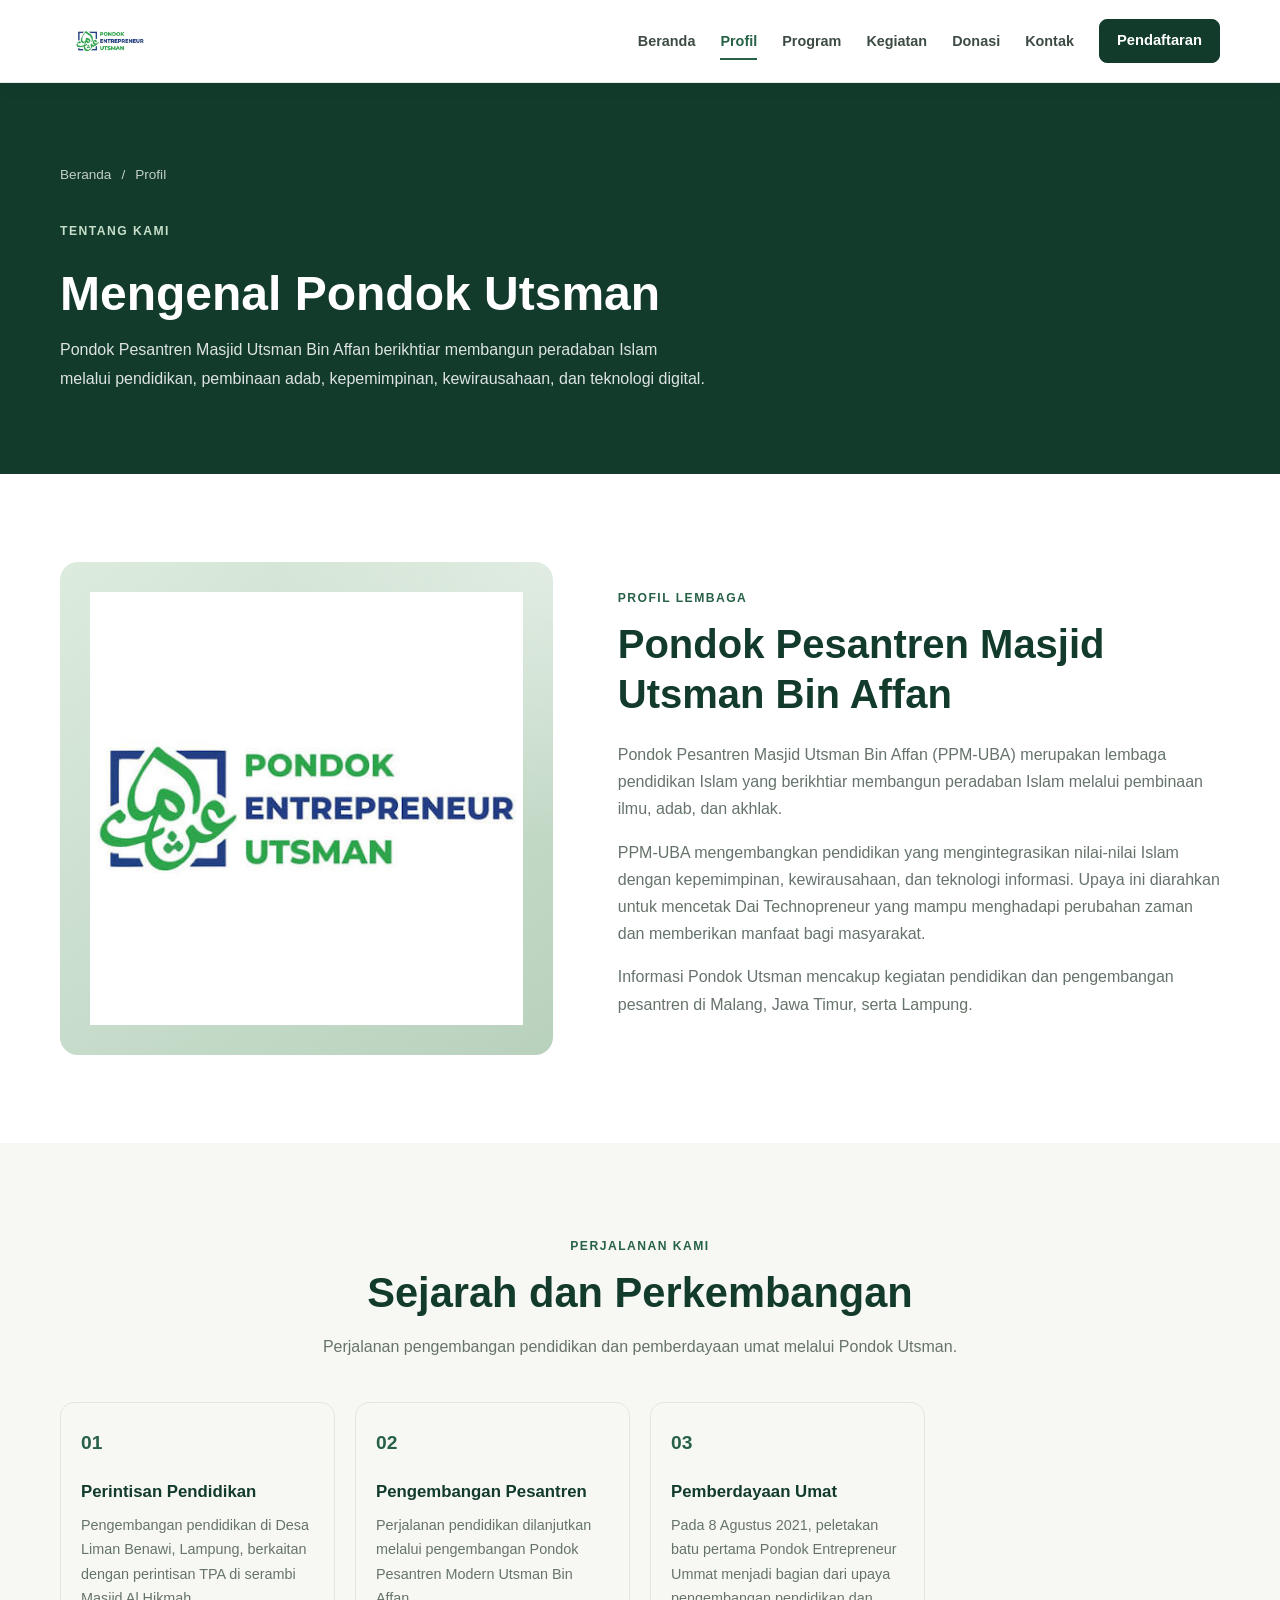
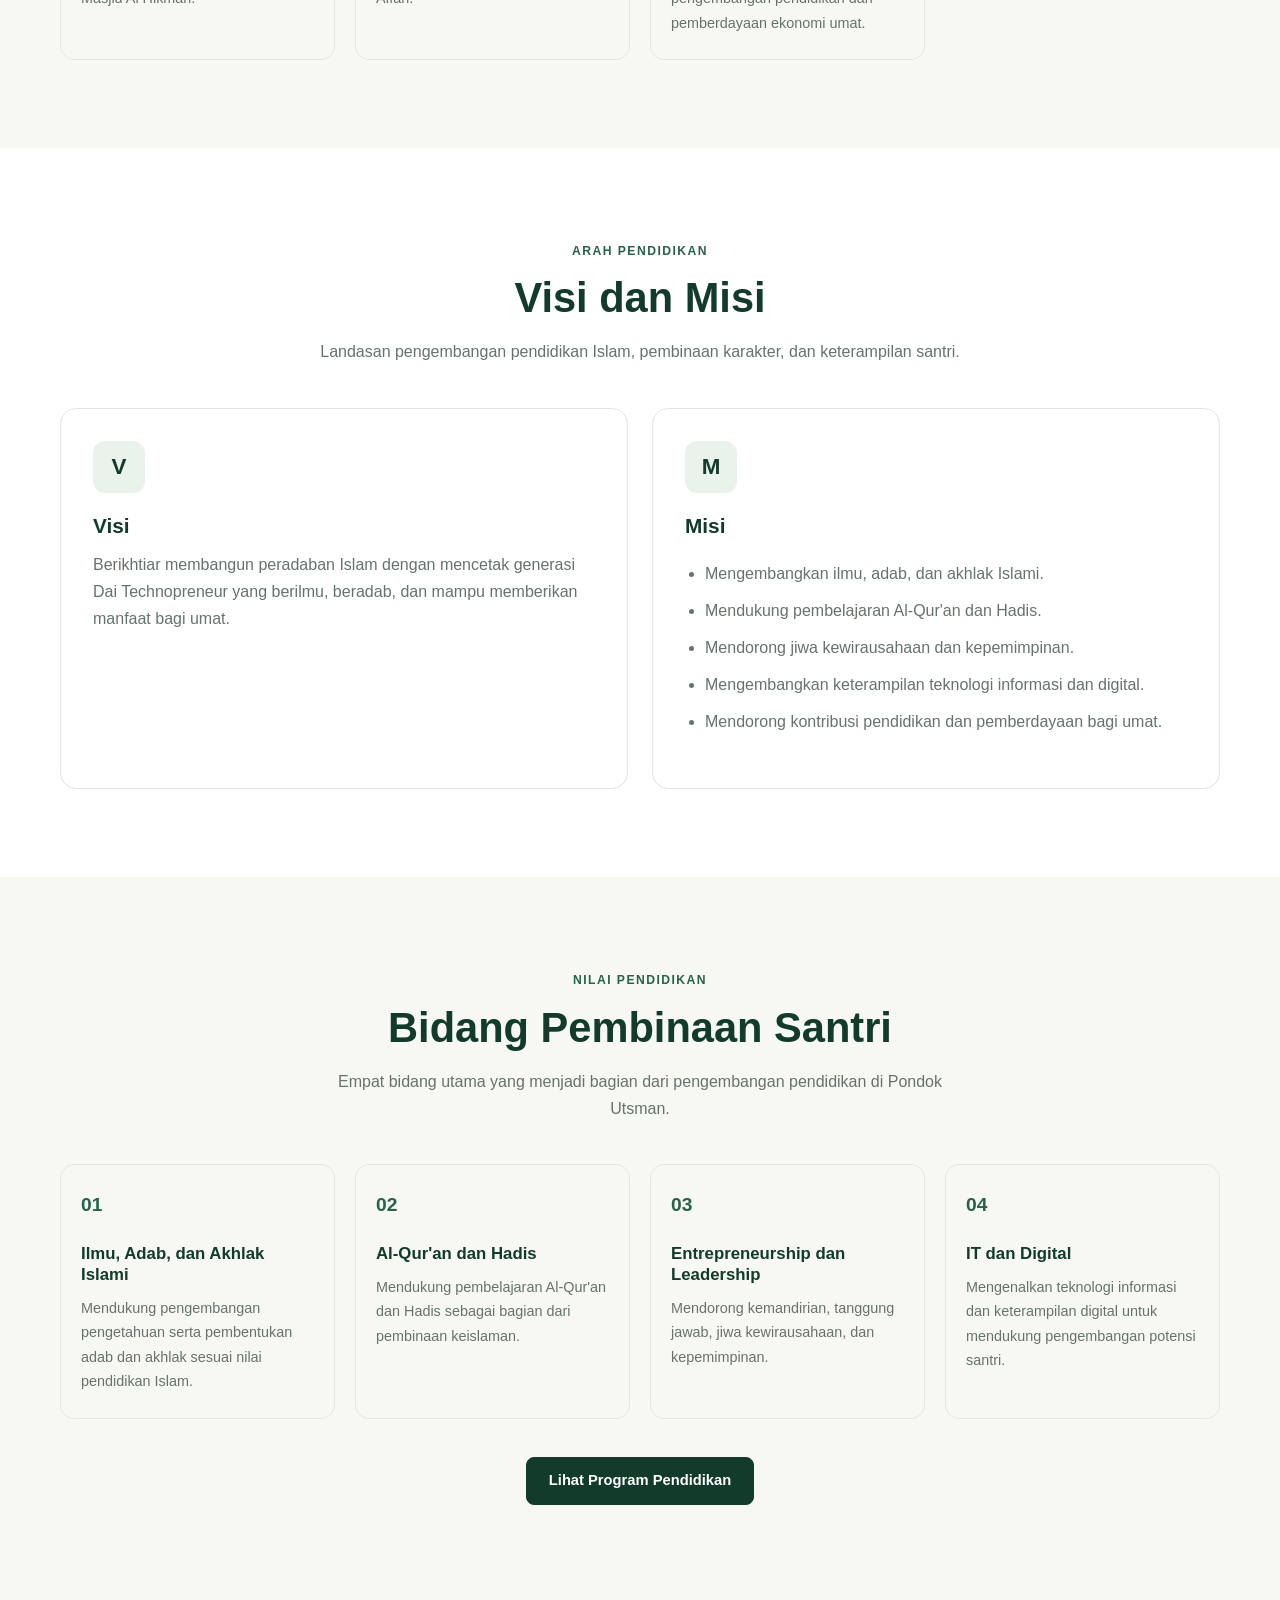
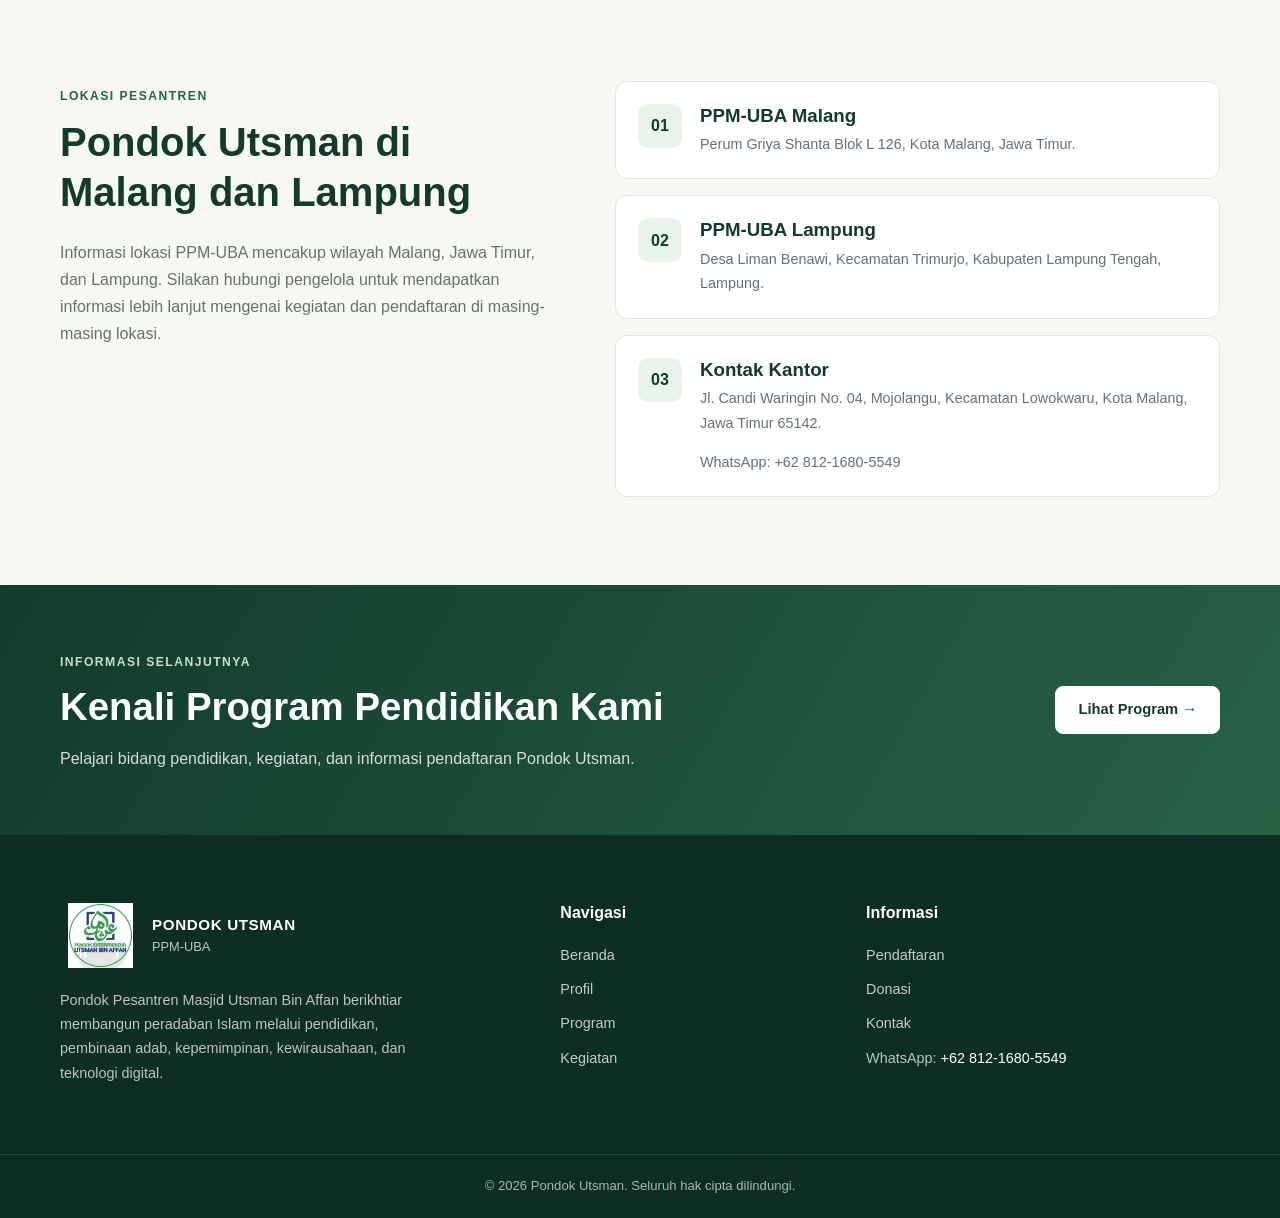
<file: pages/profil.html>
<!DOCTYPE html>
<html lang="id">
<head>
    <meta charset="UTF-8">
    <meta name="viewport" content="width=device-width, initial-scale=1.0">

    <meta name="description" content="Profil Pondok Pesantren Masjid Utsman Bin Affan (PPM-UBA), sejarah, visi, misi, nilai pendidikan, dan lokasi pesantren di Malang dan Lampung.">

    <meta name="theme-color" content="#123b2c">

    <title>Profil Pondok Utsman | PPM-UBA</title>

    <link rel="stylesheet" href="../css/style.css">
    <link rel="stylesheet" href="../css/profil.css">
    <script src="../js/script.js" defer></script>
</head>
<body>

    <!-- HEADER -->
    <header class="header">
        <nav class="navbar container">

            <a href="../index.html" class="brand"
               aria-label="Pondok Utsman - Beranda">
                <span class="brand-icon">
                    <img src="../images/Logo_utsman.png"
                         alt="Logo Pondok Utsman">
                </span>
            </a>

            <button class="menu-toggle"
                    id="menuToggle"
                    aria-label="Buka menu navigasi"
                    aria-expanded="false"
                    aria-controls="navMenu">
                <span></span>
                <span></span>
                <span></span>
            </button>

            <ul class="nav-menu" id="navMenu">
                <li><a href="../index.html">Beranda</a></li>
                <li><a class="active" href="profil.html">Profil</a></li>
                <li><a href="program.html">Program</a></li>
                <li><a href="kegiatan.html">Kegiatan</a></li>
                <li><a href="donasi.html">Donasi</a></li>
                <li><a href="kontak.html">Kontak</a></li>
                <li>
                    <a class="btn btn-primary nav-cta"
                       href="pendaftaran.html">Pendaftaran</a>
                </li>
            </ul>

        </nav>
    </header>

    <main>

        <!-- PAGE HERO -->
        <section class="page-hero">
            
            <div class="container">

                <nav class="breadcrumb" aria-label="Breadcrumb">
                    <a href="../index.html">Beranda</a>
                    <span>/</span>
                    <span aria-current="page">Profil</span>
                </nav>

                <span class="section-label">TENTANG KAMI</span>

                <h1>Mengenal Pondok Utsman</h1>

                <p>
                    Pondok Pesantren Masjid Utsman Bin Affan
                    berikhtiar membangun peradaban Islam melalui
                    pendidikan, pembinaan adab, kepemimpinan,
                    kewirausahaan, dan teknologi digital.
                </p>

            </div>
        </section>

        <!-- PROFIL LEMBAGA -->
        <section class="section">
            <div class="container profile-intro">

                <div class="profile-visual">
                    <img src="../images/Logo_utsman.png"
                         alt="Logo Pondok Pesantren Masjid Utsman Bin Affan">
                </div>

                <div class="profile-copy">

                    <span class="section-label">PROFIL LEMBAGA</span>

                    <h2>Pondok Pesantren Masjid Utsman Bin Affan</h2>

                    <p>
                        Pondok Pesantren Masjid Utsman Bin Affan
                        (PPM-UBA) merupakan lembaga pendidikan Islam
                        yang berikhtiar membangun peradaban Islam
                        melalui pembinaan ilmu, adab, dan akhlak.
                    </p>

                    <p>
                        PPM-UBA mengembangkan pendidikan yang
                        mengintegrasikan nilai-nilai Islam dengan
                        kepemimpinan, kewirausahaan, dan teknologi
                        informasi. Upaya ini diarahkan untuk mencetak
                        Dai Technopreneur yang mampu menghadapi
                        perubahan zaman dan memberikan manfaat
                        bagi masyarakat.
                    </p>

                    <p>
                        Informasi Pondok Utsman mencakup kegiatan
                        pendidikan dan pengembangan pesantren di
                        Malang, Jawa Timur, serta Lampung.
                    </p>

                </div>
            </div>
        </section>

        <!-- SEJARAH -->
        <section class="section vision-section">
            <div class="container">

                <div class="section-heading">
                    <span class="section-label">PERJALANAN KAMI</span>
                    <h2>Sejarah dan Perkembangan</h2>
                    <p>
                        Perjalanan pengembangan pendidikan dan
                        pemberdayaan umat melalui Pondok Utsman.
                    </p>
                </div>

                <div class="values-grid">

                    <article class="value-card">
                        <span class="value-number">01</span>
                        <h3>Perintisan Pendidikan</h3>
                        <p>
                            Pengembangan pendidikan di Desa Liman Benawi,
                            Lampung, berkaitan dengan perintisan TPA
                            di serambi Masjid Al Hikmah.
                        </p>
                    </article>

                    <article class="value-card">
                        <span class="value-number">02</span>
                        <h3>Pengembangan Pesantren</h3>
                        <p>
                            Perjalanan pendidikan dilanjutkan melalui
                            pengembangan Pondok Pesantren Modern
                            Utsman Bin Affan.
                        </p>
                    </article>

                    <article class="value-card">
                        <span class="value-number">03</span>
                        <h3>Pemberdayaan Umat</h3>
                        <p>
                            Pada 8 Agustus 2021, peletakan batu pertama
                            Pondok Entrepreneur Ummat menjadi bagian
                            dari upaya pengembangan pendidikan dan
                            pemberdayaan ekonomi umat.
                        </p>
                    </article>

                </div>
            </div>
        </section>

        <!-- VISI DAN MISI -->
        <section class="section">
            <div class="container">

                <div class="section-heading">
                    <span class="section-label">ARAH PENDIDIKAN</span>
                    <h2>Visi dan Misi</h2>
                    <p>
                        Landasan pengembangan pendidikan Islam,
                        pembinaan karakter, dan keterampilan santri.
                    </p>
                </div>

                <div class="vision-grid">

                    <article class="vision-card">
                        <div class="vision-icon">V</div>
                        <h3>Visi</h3>
                        <p>
                            Berikhtiar membangun peradaban Islam
                            dengan mencetak generasi Dai Technopreneur
                            yang berilmu, beradab, dan mampu memberikan
                            manfaat bagi umat.
                        </p>
                    </article>

                    <article class="vision-card">
                        <div class="vision-icon">M</div>
                        <h3>Misi</h3>
                        <ul>
                            <li>Mengembangkan ilmu, adab, dan akhlak Islami.</li>
                            <li>Mendukung pembelajaran Al-Qur'an dan Hadis.</li>
                            <li>Mendorong jiwa kewirausahaan dan kepemimpinan.</li>
                            <li>Mengembangkan keterampilan teknologi informasi dan digital.</li>
                            <li>Mendorong kontribusi pendidikan dan pemberdayaan bagi umat.</li>
                        </ul>
                    </article>

                </div>
            </div>
        </section>

        <!-- NILAI PENDIDIKAN -->
        <section class="section vision-section">
            <div class="container">

                <div class="section-heading">
                    <span class="section-label">NILAI PENDIDIKAN</span>
                    <h2>Bidang Pembinaan Santri</h2>
                    <p>
                        Empat bidang utama yang menjadi bagian dari
                        pengembangan pendidikan di Pondok Utsman.
                    </p>
                </div>

                <div class="values-grid">

                    <article class="value-card">
                        <span class="value-number">01</span>
                        <h3>Ilmu, Adab, dan Akhlak Islami</h3>
                        <p>
                            Mendukung pengembangan pengetahuan serta
                            pembentukan adab dan akhlak sesuai nilai
                            pendidikan Islam.
                        </p>
                    </article>

                    <article class="value-card">
                        <span class="value-number">02</span>
                        <h3>Al-Qur'an dan Hadis</h3>
                        <p>
                            Mendukung pembelajaran Al-Qur'an dan Hadis
                            sebagai bagian dari pembinaan keislaman.
                        </p>
                    </article>

                    <article class="value-card">
                        <span class="value-number">03</span>
                        <h3>Entrepreneurship dan Leadership</h3>
                        <p>
                            Mendorong kemandirian, tanggung jawab,
                            jiwa kewirausahaan, dan kepemimpinan.
                        </p>
                    </article>

                    <article class="value-card">
                        <span class="value-number">04</span>
                        <h3>IT dan Digital</h3>
                        <p>
                            Mengenalkan teknologi informasi dan
                            keterampilan digital untuk mendukung
                            pengembangan potensi santri.
                        </p>
                    </article>

                </div>

                <div class="center-action">
                    <a href="program.html" class="btn btn-primary">
                        Lihat Program Pendidikan
                    </a>
                </div>

            </div>
        </section>

        <!-- LOKASI -->
        <section class="section location-section">
            <div class="container location-content">

                <div>
                    <span class="section-label">LOKASI PESANTREN</span>
                    <h2>Pondok Utsman di Malang dan Lampung</h2>
                    <p>
                        Informasi lokasi PPM-UBA mencakup wilayah
                        Malang, Jawa Timur, dan Lampung.
                        Silakan hubungi pengelola untuk mendapatkan
                        informasi lebih lanjut mengenai kegiatan
                        dan pendaftaran di masing-masing lokasi.
                    </p>
                </div>

                <div class="location-list">

                    <article class="location-card">
                        <span class="location-pin">01</span>
                        <div>
                            <h3>PPM-UBA Malang</h3>
                            <p>
                                Perum Griya Shanta Blok L 126,
                                Kota Malang, Jawa Timur.
                            </p>
                        </div>
                    </article>

                    <article class="location-card">
                        <span class="location-pin">02</span>
                        <div>
                            <h3>PPM-UBA Lampung</h3>
                            <p>
                                Desa Liman Benawi, Kecamatan Trimurjo,
                                Kabupaten Lampung Tengah, Lampung.
                            </p>
                        </div>
                    </article>

                    <article class="location-card">
                        <span class="location-pin">03</span>
                        <div>
                            <h3>Kontak Kantor</h3>
                            <p>
                                Jl. Candi Waringin No. 04, Mojolangu,
                                Kecamatan Lowokwaru, Kota Malang,
                                Jawa Timur 65142.
                            </p>
                            <p>
                                WhatsApp:
                                <a href="https://api.whatsapp.com/send?phone=6281216805549"
                                   target="_blank"
                                   rel="noopener noreferrer">
                                    +62 812-1680-5549
                                </a>
                            </p>
                        </div>
                    </article>

                </div>
            </div>
        </section>

        <!-- CTA -->
        <section class="registration-section">
            <div class="container registration-content">

                <div>
                    <span class="section-label">INFORMASI SELANJUTNYA</span>
                    <h2>Kenali Program Pendidikan Kami</h2>
                    <p>
                        Pelajari bidang pendidikan, kegiatan,
                        dan informasi pendaftaran Pondok Utsman.
                    </p>
                </div>

                <a href="program.html" class="btn btn-light">
                    Lihat Program →
                </a>

            </div>
        </section>

    </main>

    <!-- FOOTER -->
    <footer class="footer">
        <div class="container footer-grid">

            <div>
                <a href="../index.html" class="brand footer-brand">
                    <span class="brand-icon">
                        <img src="../images/images.jpg"
                             alt="Logo footer Pondok Utsman">
                    </span>
                    <span>
                        <strong>PONDOK UTSMAN</strong>
                        <small>PPM-UBA</small>
                    </span>
                </a>

                <p class="footer-description">
                    Pondok Pesantren Masjid Utsman Bin Affan
                    berikhtiar membangun peradaban Islam melalui
                    pendidikan, pembinaan adab, kepemimpinan,
                    kewirausahaan, dan teknologi digital.
                </p>
            </div>

            <div>
                <h3>Navigasi</h3>
                <a href="../index.html">Beranda</a>
                <a href="profil.html">Profil</a>
                <a href="program.html">Program</a>
                <a href="kegiatan.html">Kegiatan</a>
            </div>

            <div>
                <h3>Informasi</h3>
                <a href="pendaftaran.html">Pendaftaran</a>
                <a href="donasi.html">Donasi</a>
                <a href="kontak.html">Kontak</a>
                <p>
                    WhatsApp:
                    <a href="https://api.whatsapp.com/send?phone=6281216805549"
                       target="_blank"
                       rel="noopener noreferrer">
                        +62 812-1680-5549
                    </a>
                </p>
            </div>

        </div>

        <div class="footer-bottom">
            <div class="container">
                <p>
                    &copy; <span id="currentYear"></span>
                    Pondok Utsman. Seluruh hak cipta dilindungi.
                </p>
            </div>
        </div>
    </footer>

</body>
</html>
</file>
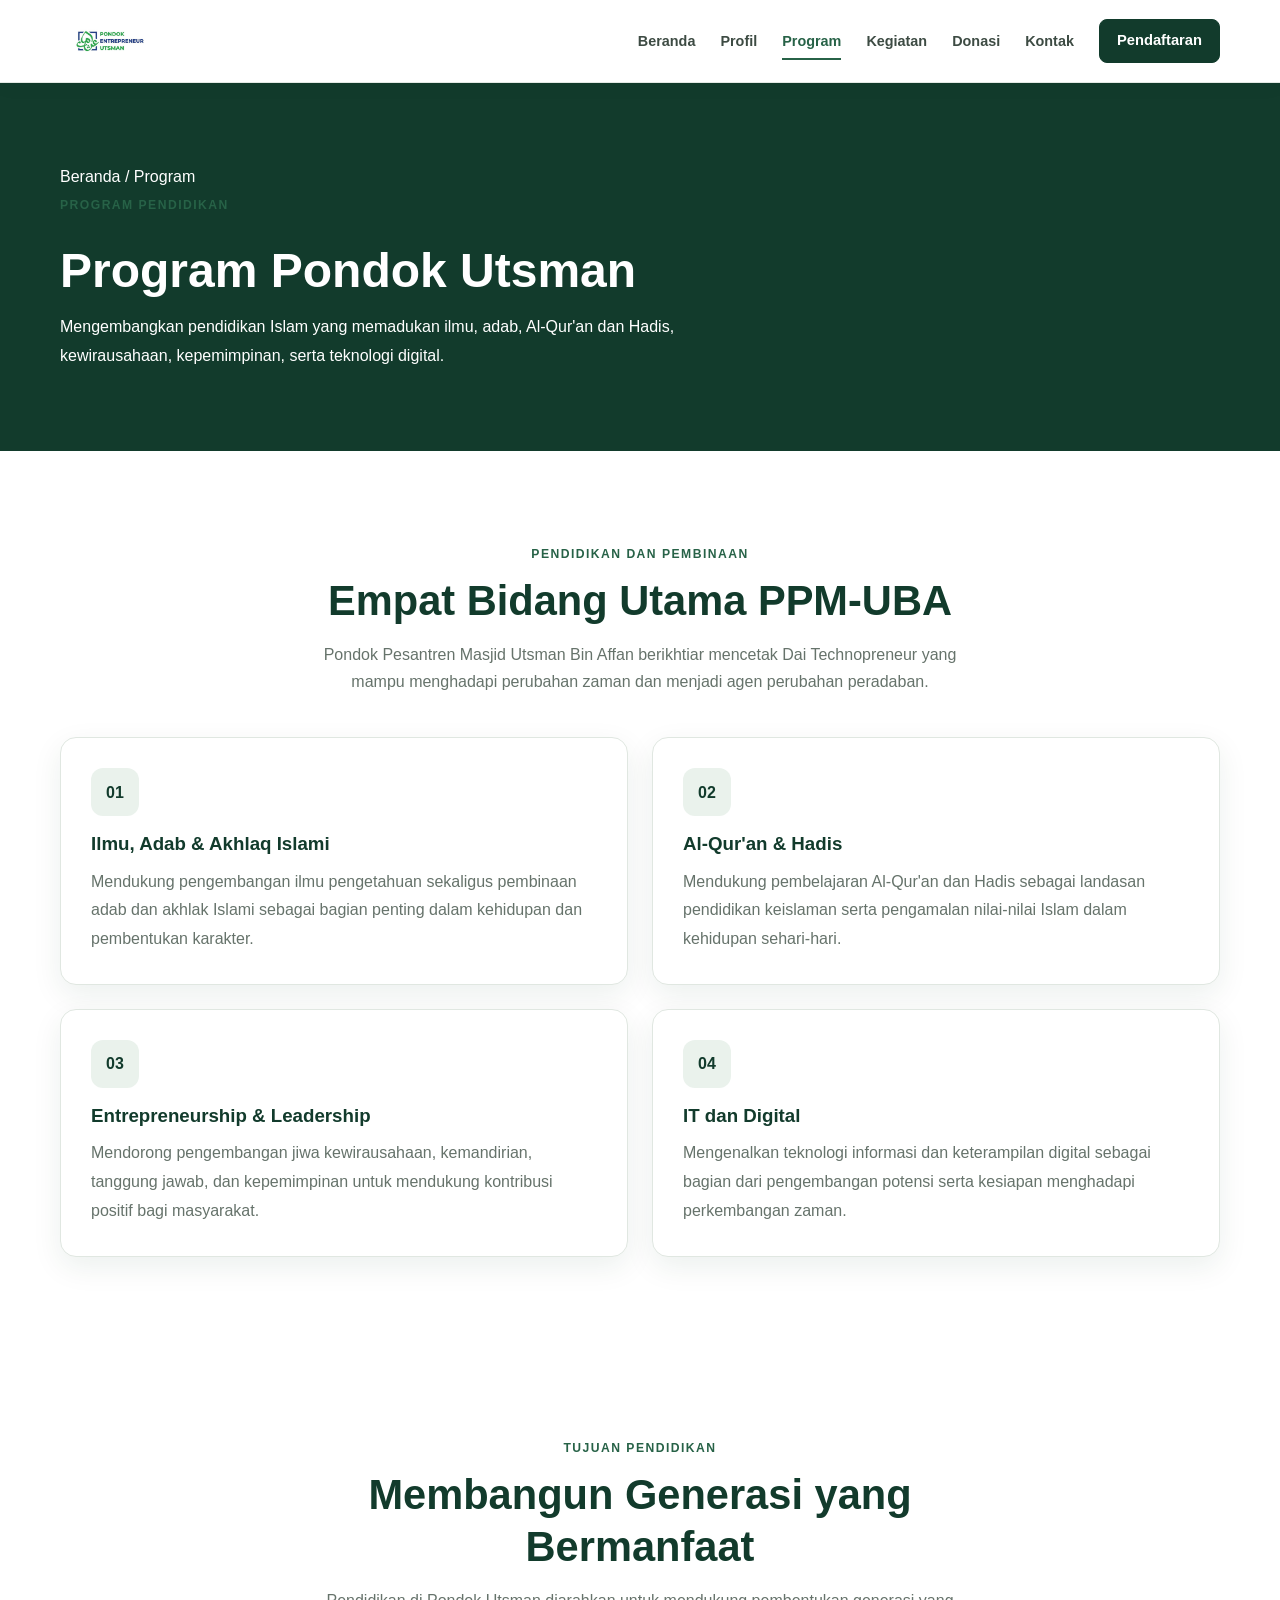
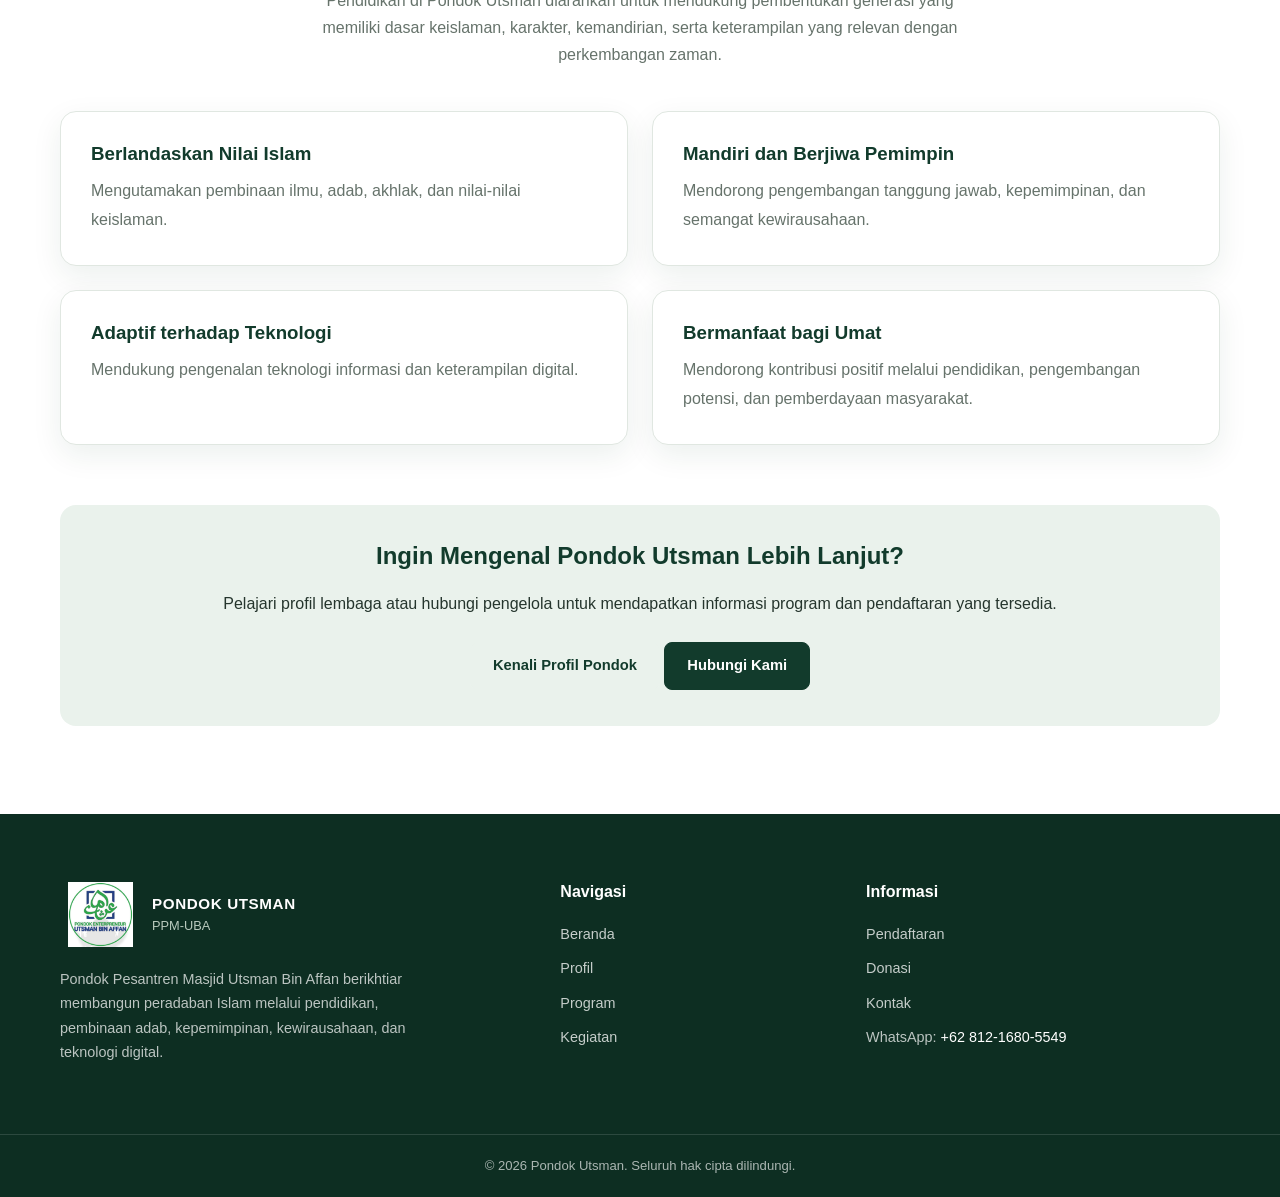
<file: pages/program.html>
<!DOCTYPE html>
<html lang="id">
<head>
    <meta charset="UTF-8">
    <meta name="viewport" content="width=device-width, initial-scale=1.0">

    <meta name="description" content="Informasi program pendidikan Pondok Pesantren Masjid Utsman Bin Affan (PPM-UBA), meliputi ilmu dan adab Islami, Al-Qur'an dan Hadis, kewirausahaan, kepemimpinan, serta teknologi digital.">

    <meta name="theme-color" content="#123b2c">

    <title>Program Pendidikan | Pondok Utsman PPM-UBA</title>

    <link rel="stylesheet" href="../css/style.css">
    <link rel="stylesheet" href="../css/program.css">
    <script src="../js/script.js" defer></script>
</head>
<body>

<!-- HEADER -->
<header class="header">
    <nav class="navbar container">

        <a href="../index.html" class="brand"
           aria-label="Pondok Utsman - Beranda">
            <span class="brand-icon">
                <img src="../images/Logo_utsman.png"
                     alt="Logo Pondok Utsman">
            </span>
        </a>

        <button class="menu-toggle"
                id="menuToggle"
                aria-label="Buka menu navigasi"
                aria-expanded="false"
                aria-controls="navMenu">
            <span></span>
            <span></span>
            <span></span>
        </button>

        <ul class="nav-menu" id="navMenu">
            <li><a href="../index.html">Beranda</a></li>
            <li><a href="profil.html">Profil</a></li>
            <li><a class="active" href="program.html">Program</a></li>
            <li><a href="kegiatan.html">Kegiatan</a></li>
            <li><a href="donasi.html">Donasi</a></li>
            <li><a href="kontak.html">Kontak</a></li>
            <li>
                <a class="btn btn-primary nav-cta"
                   href="pendaftaran.html">Pendaftaran</a>
            </li>
        </ul>

    </nav>
</header>

<main>

    <!-- HERO PROGRAM -->
    <section class="program-hero">
        <div class="container">

            <nav class="breadcrumb" aria-label="Breadcrumb">
                <a href="../index.html">Beranda</a>
                <span>/</span>
                <span aria-current="page">Program</span>
            </nav>

            <p class="section-label">PROGRAM PENDIDIKAN</p>

            <h1>Program Pondok Utsman</h1>

            <p>
                Mengembangkan pendidikan Islam yang memadukan
                ilmu, adab, Al-Qur'an dan Hadis, kewirausahaan,
                kepemimpinan, serta teknologi digital.
            </p>

        </div>
    </section>

    <!-- PENGANTAR PROGRAM -->
    <section class="section">
        <div class="container">

            <div class="section-heading">
                <span class="section-label">PENDIDIKAN DAN PEMBINAAN</span>

                <h2>Empat Bidang Utama PPM-UBA</h2>

                <p>
                    Pondok Pesantren Masjid Utsman Bin Affan
                    berikhtiar mencetak Dai Technopreneur yang
                    mampu menghadapi perubahan zaman dan menjadi
                    agen perubahan peradaban.
                </p>
            </div>

            <div class="program-detail-grid">

                <!-- PROGRAM 1 -->
                <article class="program-detail-card">
                    <div class="program-number">01</div>

                    <h3>Ilmu, Adab &amp; Akhlaq Islami</h3>

                    <p>
                        Mendukung pengembangan ilmu pengetahuan
                        sekaligus pembinaan adab dan akhlak Islami
                        sebagai bagian penting dalam kehidupan
                        dan pembentukan karakter.
                    </p>
                </article>

                <!-- PROGRAM 2 -->
                <article class="program-detail-card">
                    <div class="program-number">02</div>

                    <h3>Al-Qur'an &amp; Hadis</h3>

                    <p>
                        Mendukung pembelajaran Al-Qur'an dan Hadis
                        sebagai landasan pendidikan keislaman
                        serta pengamalan nilai-nilai Islam
                        dalam kehidupan sehari-hari.
                    </p>
                </article>

                <!-- PROGRAM 3 -->
                <article class="program-detail-card">
                    <div class="program-number">03</div>

                    <h3>Entrepreneurship &amp; Leadership</h3>

                    <p>
                        Mendorong pengembangan jiwa kewirausahaan,
                        kemandirian, tanggung jawab, dan
                        kepemimpinan untuk mendukung kontribusi
                        positif bagi masyarakat.
                    </p>
                </article>

                <!-- PROGRAM 4 -->
                <article class="program-detail-card">
                    <div class="program-number">04</div>

                    <h3>IT dan Digital</h3>

                    <p>
                        Mengenalkan teknologi informasi dan
                        keterampilan digital sebagai bagian dari
                        pengembangan potensi serta kesiapan
                        menghadapi perkembangan zaman.
                    </p>
                </article>

            </div>

        </div>
    </section>

    <!-- TUJUAN PENDIDIKAN -->
    <section class="section program-purpose">
        <div class="container">

            <div class="section-heading">
                <span class="section-label">TUJUAN PENDIDIKAN</span>

                <h2>Membangun Generasi yang Bermanfaat</h2>

                <p>
                    Pendidikan di Pondok Utsman diarahkan untuk
                    mendukung pembentukan generasi yang memiliki
                    dasar keislaman, karakter, kemandirian,
                    serta keterampilan yang relevan dengan
                    perkembangan zaman.
                </p>
            </div>

            <div class="program-detail-grid">

                <article class="program-detail-card">
                    <h3>Berlandaskan Nilai Islam</h3>
                    <p>
                        Mengutamakan pembinaan ilmu, adab,
                        akhlak, dan nilai-nilai keislaman.
                    </p>
                </article>

                <article class="program-detail-card">
                    <h3>Mandiri dan Berjiwa Pemimpin</h3>
                    <p>
                        Mendorong pengembangan tanggung jawab,
                        kepemimpinan, dan semangat kewirausahaan.
                    </p>
                </article>

                <article class="program-detail-card">
                    <h3>Adaptif terhadap Teknologi</h3>
                    <p>
                        Mendukung pengenalan teknologi informasi
                        dan keterampilan digital.
                    </p>
                </article>

                <article class="program-detail-card">
                    <h3>Bermanfaat bagi Umat</h3>
                    <p>
                        Mendorong kontribusi positif melalui
                        pendidikan, pengembangan potensi,
                        dan pemberdayaan masyarakat.
                    </p>
                </article>

            </div>

            <div class="program-cta">
                <h2>Ingin Mengenal Pondok Utsman Lebih Lanjut?</h2>

                <p>
                    Pelajari profil lembaga atau hubungi pengelola
                    untuk mendapatkan informasi program dan
                    pendaftaran yang tersedia.
                </p>

                <a href="profil.html" class="btn btn-secondary">
                    Kenali Profil Pondok
                </a>

                <a href="kontak.html" class="btn btn-primary">
                    Hubungi Kami
                </a>
            </div>

        </div>
    </section>

</main>

<!-- FOOTER -->
<footer class="footer">
    <div class="container footer-grid">

        <div>
            <a href="../index.html" class="brand footer-brand">
                <span class="brand-icon">
                    <img src="../images/images.jpg"
                         alt="Logo footer Pondok Utsman">
                </span>

                <span>
                    <strong>PONDOK UTSMAN</strong>
                    <small>PPM-UBA</small>
                </span>
            </a>

            <p class="footer-description">
                Pondok Pesantren Masjid Utsman Bin Affan
                berikhtiar membangun peradaban Islam melalui
                pendidikan, pembinaan adab, kepemimpinan,
                kewirausahaan, dan teknologi digital.
            </p>
        </div>

        <div>
            <h3>Navigasi</h3>
            <a href="../index.html">Beranda</a>
            <a href="profil.html">Profil</a>
            <a href="program.html">Program</a>
            <a href="kegiatan.html">Kegiatan</a>
        </div>

        <div>
            <h3>Informasi</h3>
            <a href="pendaftaran.html">Pendaftaran</a>
            <a href="donasi.html">Donasi</a>
            <a href="kontak.html">Kontak</a>
            <p>
                WhatsApp:
                <a href="https://api.whatsapp.com/send?phone=6281216805549"
                   target="_blank"
                   rel="noopener noreferrer">
                    +62 812-1680-5549
                </a>
            </p>
        </div>

    </div>

    <div class="footer-bottom">
        <div class="container">
            <p>
                &copy; <span id="currentYear"></span>
                Pondok Utsman. Seluruh hak cipta dilindungi.
            </p>
        </div>
    </div>
</footer>

</body>
</html>
</file>
<file: css/style.css>
/* =========================================================
   PONDOK UTSMAN — STYLE UTAMA
   File: css/style.css
   Digunakan oleh: index.html
========================================================= */

/* =========================
   1. RESET & VARIABEL
========================= */

:root {
    --green-900: #123b2c;
    --green-800: #194b38;
    --green-700: #276247;
    --green-100: #eaf2ec;
    --cream: #f7f8f4;
    --white: #ffffff;
    --text: #25352d;
    --muted: #66736b;
    --border: #e0e7e1;
    --shadow: 0 10px 30px rgba(18, 59, 44, 0.08);
    --radius: 14px;
    --container-width: 1160px;
}

*,
*::before,
*::after {
    box-sizing: border-box;
}

html {
    scroll-behavior: smooth;
    scroll-padding-top: 100px;
}

body {
    margin: 0;
    color: var(--text);
    background: var(--white);
    font-family: Arial, Helvetica, sans-serif;
    font-size: 16px;
    line-height: 1.7;
    -webkit-font-smoothing: antialiased;
}

img {
    display: block;
    max-width: 100%;
}

a {
    color: inherit;
    text-decoration: none;
}

button,
input,
textarea,
select {
    font: inherit;
}

button,
a {
    -webkit-tap-highlight-color: transparent;
}

h1,
h2,
h3,
p {
    margin-top: 0;
}

h1,
h2,
h3 {
    line-height: 1.25;
}

p:last-child {
    margin-bottom: 0;
}

.container {
    width: min(var(--container-width), calc(100% - 48px));
    margin-inline: auto;
}

.section {
    padding: 88px 0;
}

.section-label {
    display: inline-block;
    margin-bottom: 12px;
    color: var(--green-700);
    font-size: 0.76rem;
    font-weight: 700;
    letter-spacing: 0.12em;
    line-height: 1.5;
    text-transform: uppercase;
}

.eyebrow {
    display: inline-block;
    margin-bottom: 18px;
    color: rgba(255, 255, 255, 0.82);
    font-size: 0.78rem;
    font-weight: 700;
    letter-spacing: 0.12em;
    line-height: 1.6;
}

.section-heading {
    max-width: 720px;
    margin: 0 auto 42px;
    text-align: center;
}

.section-heading h2 {
    margin-bottom: 14px;
    color: var(--green-900);
    font-size: clamp(1.9rem, 4vw, 2.6rem);
}

.section-heading p {
    max-width: 650px;
    margin: 0 auto;
    color: var(--muted);
}

.btn {
    display: inline-flex;
    min-height: 48px;
    align-items: center;
    justify-content: center;
    gap: 8px;
    padding: 12px 22px;
    border: 1px solid transparent;
    border-radius: 8px;
    cursor: pointer;
    font-size: 0.92rem;
    font-weight: 700;
    line-height: 1.35;
    text-align: center;
    transition:
        background-color 0.2s ease,
        color 0.2s ease,
        border-color 0.2s ease,
        transform 0.2s ease;
}

.btn:hover {
    transform: translateY(-2px);
}

.btn-primary {
    color: var(--white);
    background: var(--green-900);
    border-color: var(--green-900);
}

.btn-primary:hover {
    color: var(--white);
    background: var(--green-700);
    border-color: var(--green-700);
}

.btn-secondary {
    color: var(--green-900);
    background: var(--green-100);
    border-color: var(--green-100);
}

.btn-secondary:hover {
    background: #dce9df;
    border-color: #dce9df;
}

.btn-light {
    color: var(--green-900);
    background: var(--white);
    border-color: var(--white);
}

.btn-light:hover {
    background: var(--green-100);
    border-color: var(--green-100);
}

.btn-outline {
    color: var(--white);
    background: transparent;
    border-color: rgba(255, 255, 255, 0.75);
}

.btn-outline:hover {
    color: var(--green-900);
    background: var(--white);
    border-color: var(--white);
}

.center-action {
    display: flex;
    justify-content: center;
    margin-top: 38px;
}

.text-link {
    display: inline-flex;
    align-items: center;
    gap: 6px;
    color: var(--green-700);
    font-weight: 700;
    transition: color 0.2s ease;
}

.text-link:hover {
    color: var(--green-900);
}

/* =========================
   2. HEADER & NAVBAR
========================= */

.header {
    position: sticky;
    z-index: 1000;
    top: 0;
    width: 100%;
    background: rgba(255, 255, 255, 0.97);
    border-bottom: 1px solid rgba(224, 231, 225, 0.9);
    box-shadow: 0 4px 18px rgba(18, 59, 44, 0.04);
    backdrop-filter: blur(12px);
}

.navbar {
    position: relative;
    display: flex;
    min-height: 82px;
    align-items: center;
    justify-content: space-between;
    gap: 28px;
}

.brand {
    display: inline-flex;
    flex-shrink: 0;
    align-items: center;
    gap: 12px;
}

.brand-icon {
    display: inline-flex;
    width: 100px;
    height: 70px;
    flex-shrink: 0;
    align-items: center;
    justify-content: center;
    overflow: hidden;
}

.brand-icon img {
    width: 100%;
    height: 100%;
    object-fit: contain;
}

.nav-menu {
    display: flex;
    align-items: center;
    gap: 25px;
    margin: 0;
    padding: 0;
    list-style: none;
}

.nav-menu li {
    margin: 0;
    padding: 0;
}

.nav-menu a:not(.btn) {
    display: inline-flex;
    align-items: center;
    min-height: 42px;
    color: #3d4b43;
    font-size: 0.9rem;
    font-weight: 600;
    transition: color 0.2s ease;
}

.nav-menu a:not(.btn):hover,
.nav-menu a:not(.btn).active {
    color: var(--green-700);
}

.nav-menu a:not(.btn).active {
    position: relative;
}

.nav-menu a:not(.btn).active::after {
    position: absolute;
    right: 0;
    bottom: 2px;
    left: 0;
    height: 2px;
    background: var(--green-700);
    content: "";
}

.nav-menu .nav-cta {
    min-height: 44px;
    padding: 10px 17px;
}

.menu-toggle {
    display: none;
    width: 44px;
    height: 44px;
    padding: 10px;
    border: 1px solid var(--border);
    border-radius: 8px;
    background: var(--white);
    cursor: pointer;
}

.menu-toggle span {
    display: block;
    width: 100%;
    height: 2px;
    margin: 5px 0;
    border-radius: 2px;
    background: var(--green-900);
}

/* =========================
   3. HERO
========================= */

.hero {
    position: relative;
    display: flex;
    min-height: 570px;
    align-items: center;
    overflow: hidden;
    color: var(--white);
    background:
        radial-gradient(circle at 85% 25%, rgba(89, 139, 103, 0.3), transparent 30%),
        linear-gradient(120deg, #123b2c 0%, #194b38 58%, #276247 100%);
}

.hero-content {
    position: relative;
    z-index: 2;
    padding-top: 88px;
    padding-bottom: 105px;
}

.hero h1 {
    max-width: 760px;
    margin-bottom: 22px;
    color: var(--white);
    font-size: clamp(2.5rem, 6vw, 4.4rem);
    font-weight: 800;
    letter-spacing: -0.035em;
    line-height: 1.1;
    text-transform: uppercase;
}

.hero-content > p {
    max-width: 660px;
    margin-bottom: 30px;
    color: rgba(255, 255, 255, 0.86);
    font-size: 1.08rem;
    line-height: 1.8;
}

.hero-actions {
    display: flex;
    flex-wrap: wrap;
    gap: 14px;
}

.hero-note {
    display: flex;
    align-items: center;
    gap: 10px;
    margin-top: 30px;
    color: rgba(255, 255, 255, 0.82);
    font-size: 0.88rem;
}

.note-dot {
    width: 8px;
    height: 8px;
    flex-shrink: 0;
    border-radius: 50%;
    background: #b6d7a8;
    box-shadow: 0 0 0 5px rgba(182, 215, 168, 0.12);
}

.hero-decoration {
    position: absolute;
    z-index: 1;
    border: 1px solid rgba(255, 255, 255, 0.12);
    border-radius: 50%;
    pointer-events: none;
}

.decoration-one {
    top: -170px;
    right: -80px;
    width: 520px;
    height: 520px;
}

.decoration-two {
    right: 80px;
    bottom: -300px;
    width: 620px;
    height: 620px;
}

.hero-bottom-shape {
    position: absolute;
    right: -5%;
    bottom: -85px;
    left: -5%;
    z-index: 1;
    height: 130px;
    border-radius: 50% 50% 0 0 / 40% 40% 0 0;
    background: var(--white);
}

/* =========================
   4. INTRODUCTION
========================= */

.intro-section {
    background: var(--white);
}

.intro-grid {
    display: grid;
    grid-template-columns: 0.85fr 1.15fr;
    align-items: start;
    gap: 70px;
}

.intro-grid h2 {
    max-width: 400px;
    margin-bottom: 0;
    color: var(--green-900);
    font-size: clamp(2rem, 4vw, 2.8rem);
    line-height: 1.2;
}

.intro-text p {
    margin-bottom: 18px;
    color: var(--muted);
}

/* =========================
   5. HISTORY
========================= */

.history-section {
    background: var(--cream);
}

.history-grid {
    display: grid;
    grid-template-columns: 0.8fr 1.2fr;
    align-items: start;
    gap: 60px;
}

.history-grid h2 {
    max-width: 390px;
    margin-bottom: 0;
    color: var(--green-900);
    font-size: clamp(2rem, 4vw, 2.7rem);
    line-height: 1.2;
}

.history-text p {
    margin-bottom: 18px;
    color: var(--muted);
}

.history-text p:last-of-type {
    margin-bottom: 22px;
}

/* =========================
   6. PROGRAM
========================= */

.program-section {
    background: var(--white);
}

.program-grid {
    display: grid;
    grid-template-columns: repeat(4, minmax(0, 1fr));
    gap: 22px;
}

.program-card {
    min-width: 0;
    padding: 28px 23px;
    border: 1px solid var(--border);
    border-radius: var(--radius);
    background: var(--white);
    box-shadow: var(--shadow);
    transition:
        transform 0.2s ease,
        border-color 0.2s ease,
        box-shadow 0.2s ease;
}

.program-card:hover {
    transform: translateY(-4px);
    border-color: #c5d8ca;
    box-shadow: 0 16px 34px rgba(18, 59, 44, 0.12);
}

.program-icon {
    display: flex;
    width: 50px;
    height: 50px;
    align-items: center;
    justify-content: center;
    margin-bottom: 23px;
    border-radius: 12px;
    color: var(--green-900);
    background: var(--green-100);
    font-size: 1rem;
    font-weight: 800;
}

.program-card h3 {
    margin-bottom: 12px;
    color: var(--green-900);
    font-size: 1.08rem;
    line-height: 1.45;
}

.program-card p {
    margin-bottom: 0;
    color: var(--muted);
    font-size: 0.92rem;
    line-height: 1.75;
}

/* =========================
   7. ACTIVITIES
========================= */

.activities-section {
    background: var(--cream);
}

.activity-grid {
    display: grid;
    grid-template-columns: repeat(3, minmax(0, 1fr));
    gap: 24px;
}

.activity-card {
    min-width: 0;
    overflow: hidden;
    border: 1px solid var(--border);
    border-radius: var(--radius);
    background: var(--white);
    box-shadow: var(--shadow);
    transition:
        transform 0.2s ease,
        box-shadow 0.2s ease;
}

.activity-card:hover {
    transform: translateY(-4px);
    box-shadow: 0 16px 34px rgba(18, 59, 44, 0.12);
}

.activity-image {
    height: 220px;
    overflow: hidden;
    background: var(--green-100);
}

.activity-image img {
    width: 100%;
    height: 100%;
    object-fit: cover;
    object-position: center;
    transition: transform 0.35s ease;
}

.activity-card:hover .activity-image img {
    transform: scale(1.04);
}

.activity-placeholder {
    display: flex;
    width: 100%;
    height: 100%;
    align-items: center;
    justify-content: center;
    color: var(--green-700);
    background: var(--green-100);
    font-size: 0.9rem;
}

.activity-info {
    padding: 23px;
}

.activity-category {
    display: inline-block;
    margin-bottom: 8px;
    color: var(--green-700);
    font-size: 0.75rem;
    font-weight: 800;
    letter-spacing: 0.06em;
    text-transform: uppercase;
}

.activity-info h3 {
    margin-bottom: 10px;
    color: var(--green-900);
    font-size: 1.12rem;
    line-height: 1.4;
}

.activity-info p {
    margin-bottom: 0;
    color: var(--muted);
    font-size: 0.92rem;
}

/* =========================
   8. DONATION CTA
========================= */

.donation-cta {
    padding: 28px 0 78px;
    background: var(--white);
}

.donation-content {
    padding: 42px 30px;
    border: 1px solid #dce9df;
    border-radius: 18px;
    background: var(--green-100);
    text-align: center;
}

.donation-content .section-label {
    margin-bottom: 12px;
}

.donation-content h2 {
    max-width: 760px;
    margin: 0 auto 16px;
    color: var(--green-900);
    font-size: clamp(1.9rem, 4vw, 2.7rem);
    line-height: 1.25;
}

.donation-content p {
    max-width: 700px;
    margin: 0 auto 25px;
    color: var(--muted);
}

/* =========================
   9. REGISTRATION CTA
========================= */

.registration-section {
    padding: 62px 0;
    color: var(--white);
    background: linear-gradient(120deg, #123b2c, #276247);
}

.registration-content {
    display: flex;
    align-items: center;
    justify-content: space-between;
    gap: 36px;
}

.registration-content > div {
    max-width: 680px;
}

.registration-content .section-label {
    color: #c7dfc9;
}

.registration-content h2 {
    margin-bottom: 14px;
    color: var(--white);
    font-size: clamp(1.8rem, 4vw, 2.4rem);
}

.registration-content p {
    margin-bottom: 0;
    color: rgba(255, 255, 255, 0.82);
}

.registration-content > .btn {
    flex-shrink: 0;
}

/* =========================
   10. DONOR SECTION
========================= */

.donor-section {
    background: var(--cream);
}

.donor-grid {
    display: grid;
    grid-template-columns: repeat(3, minmax(0, 1fr));
    gap: 24px;
}

.donor-card {
    min-width: 0;
    overflow: hidden;
    padding: 26px 20px;
    border: 1px solid var(--border);
    border-radius: var(--radius);
    background: var(--white);
    text-align: center;
    box-shadow: var(--shadow);
    transition:
        transform 0.2s ease,
        box-shadow 0.2s ease;
}

.donor-card:hover {
    transform: translateY(-3px);
    box-shadow: 0 15px 32px rgba(18, 59, 44, 0.11);
}

.donor-photo {
    display: block;
    width: 130px;
    height: 130px;
    max-width: 100%;
    margin: 0 auto 18px;
    border-radius: 12px;
    object-fit: cover;
    object-position: center;
}

.donor-avatar {
    display: flex;
    width: 58px;
    height: 58px;
    align-items: center;
    justify-content: center;
    margin: 0 auto 18px;
    border-radius: 50%;
    color: var(--green-900);
    background: var(--green-100);
    font-size: 1rem;
    font-weight: 800;
}

.donor-card h3 {
    margin-bottom: 8px;
    color: var(--green-900);
    font-size: 1.05rem;
    line-height: 1.5;
    overflow-wrap: anywhere;
}

.donor-card p {
    margin-bottom: 0;
    color: var(--muted);
    font-size: 0.9rem;
    line-height: 1.6;
}

.donor-section .center-action {
    margin-top: 38px;
}

/* =========================
   11. FOOTER
========================= */

.footer {
    color: rgba(255, 255, 255, 0.82);
    background: #0d2e22;
}

.footer-grid {
    display: grid;
    grid-template-columns: 1.25fr 0.7fr 1fr;
    gap: 58px;
    padding-top: 68px;
    padding-bottom: 55px;
}

.footer-grid > div {
    min-width: 0;
}

.footer .brand {
    margin-bottom: 20px;
}

.footer-brand .brand-icon {
    width: 80px;
    height: 65px;
    flex-shrink: 0;
}

.footer-brand .brand-icon img {
    width: 100%;
    height: 100%;
    object-fit: contain;
}

.footer-brand > span:last-child {
    display: flex;
    flex-direction: column;
    line-height: 1.5;
}

.footer-brand strong {
    color: var(--white);
    font-size: 0.95rem;
    letter-spacing: 0.04em;
}

.footer-brand small {
    color: #b8c9bd;
    font-size: 0.8rem;
}

.footer-description {
    max-width: 390px;
    margin-bottom: 0;
    color: rgba(255, 255, 255, 0.7);
    font-size: 0.92rem;
}

.footer-grid h3 {
    margin-bottom: 20px;
    color: var(--white);
    font-size: 1rem;
}

.footer-grid > div > a:not(.brand) {
    display: block;
    width: fit-content;
    margin-bottom: 10px;
    color: rgba(255, 255, 255, 0.76);
    font-size: 0.9rem;
    transition: color 0.2s ease;
}

.footer-grid > div > a:not(.brand):hover {
    color: var(--white);
}

.footer-grid > div > p {
    margin-bottom: 14px;
    color: rgba(255, 255, 255, 0.72);
    font-size: 0.9rem;
}

.footer-grid > div > p a {
    color: var(--white);
    overflow-wrap: anywhere;
}

.footer-bottom {
    border-top: 1px solid rgba(255, 255, 255, 0.13);
}

.footer-bottom .container {
    padding-top: 20px;
    padding-bottom: 20px;
}

.footer-bottom p {
    margin: 0;
    color: rgba(255, 255, 255, 0.65);
    font-size: 0.82rem;
    text-align: center;
}

/* =========================
   12. RESPONSIVE TABLET
========================= */

@media (max-width: 1000px) {
    .navbar {
        gap: 18px;
    }

    .menu-toggle {
        display: block;
        flex-shrink: 0;
    }

    .nav-menu {
        position: absolute;
        top: calc(100% - 1px);
        right: 0;
        left: 0;
        display: none;
        align-items: stretch;
        gap: 0;
        padding: 12px 18px 18px;
        border: 1px solid var(--border);
        border-top: 0;
        border-radius: 0 0 12px 12px;
        background: var(--white);
        box-shadow: 0 16px 25px rgba(18, 59, 44, 0.1);
    }

    .nav-menu.is-open {
        display: flex;
        flex-direction: column;
    }

    .nav-menu li {
        width: 100%;
    }

    .nav-menu a:not(.btn) {
        display: flex;
        width: 100%;
        min-height: 46px;
        padding: 8px 4px;
    }

    .nav-menu a:not(.btn).active::after {
        right: auto;
        bottom: 3px;
        width: 35px;
    }

    .nav-menu .nav-cta {
        width: 100%;
        margin-top: 8px;
    }

    .program-grid {
        grid-template-columns: repeat(2, minmax(0, 1fr));
    }

    .intro-grid {
        gap: 38px;
    }

    .history-grid {
        gap: 35px;
    }

    .footer-grid {
        gap: 35px;
    }
}

/* =========================
   13. RESPONSIVE MOBILE
========================= */

@media (max-width: 650px) {
    .container {
        width: min(var(--container-width), calc(100% - 36px));
    }

    .section {
        padding: 62px 0;
    }

    .navbar {
        min-height: 72px;
    }

    .brand-icon {
        width: 76px;
        height: 54px;
    }

    .hero {
        min-height: 520px;
    }

    .hero-content {
        padding-top: 72px;
        padding-bottom: 95px;
    }

    .hero h1 {
        font-size: clamp(2.15rem, 9vw, 3.25rem);
    }

    .hero-content > p {
        font-size: 0.98rem;
    }

    .hero-actions {
        align-items: stretch;
        flex-direction: column;
    }

    .hero-actions .btn {
        width: 100%;
    }

    .hero-note {
        font-size: 0.82rem;
    }

    .decoration-one {
        top: -100px;
        right: -240px;
        width: 430px;
        height: 430px;
    }

    .decoration-two {
        right: -220px;
        bottom: -280px;
        width: 470px;
        height: 470px;
    }

    .intro-grid,
    .history-grid {
        grid-template-columns: 1fr;
        gap: 20px;
    }

    .intro-grid h2,
    .history-grid h2 {
        max-width: 100%;
    }

    .section-heading {
        margin-bottom: 30px;
    }

    .program-grid,
    .activity-grid,
    .donor-grid {
        grid-template-columns: 1fr;
    }

    .program-grid {
        gap: 16px;
    }

    .program-card {
        padding: 24px 21px;
    }

    .activity-grid {
        gap: 20px;
    }

    .activity-image {
        height: 220px;
    }

    .donation-cta {
        padding: 18px 0 58px;
    }

    .donation-content {
        padding: 30px 20px;
    }

    .donation-content .btn {
        width: 100%;
    }

    .registration-section {
        padding: 48px 0;
    }

    .registration-content {
        align-items: flex-start;
        flex-direction: column;
        gap: 24px;
    }

    .registration-content > .btn {
        width: 100%;
    }

    .donor-grid {
        gap: 18px;
    }

    .donor-card {
        padding: 24px 18px;
    }

    .footer-grid {
        grid-template-columns: 1fr;
        gap: 32px;
        padding-top: 48px;
        padding-bottom: 38px;
    }

    .footer-brand .brand-icon {
        width: 66px;
        height: 54px;
    }

    .footer-bottom .container {
        padding-top: 18px;
        padding-bottom: 18px;
    }
}

/* =========================
   14. HP KECIL
========================= */

@media (max-width: 380px) {
    .container {
        width: calc(100% - 28px);
    }

    .section {
        padding: 52px 0;
    }

    .hero h1 {
        font-size: 2rem;
    }

    .eyebrow {
        font-size: 0.68rem;
    }

    .section-heading h2,
    .intro-grid h2,
    .history-grid h2 {
        font-size: 1.75rem;
    }

    .donation-content {
        padding: 25px 16px;
    }

    .btn {
        padding: 11px 16px;
    }
}

/* =========================
   15. AKSESIBILITAS
========================= */

a:focus-visible,
button:focus-visible {
    outline: 3px solid #91bd9a;
    outline-offset: 3px;
}

@media (prefers-reduced-motion: reduce) {
    *,
    *::before,
    *::after {
        scroll-behavior: auto !important;
        animation-duration: 0.01ms !important;
        animation-iteration-count: 1 !important;
        transition-duration: 0.01ms !important;
    }
}
</file>
<file: css/donasi.css>
.donation-hero {
    padding: 80px 0;
    background: var(--green-900);
    color: var(--white);
}

.donation-hero h1 {
    max-width: 750px;
    margin: 12px 0;
    font-size: clamp(2rem, 4vw, 3rem);
}

.donation-hero p {
    max-width: 680px;
    margin-bottom: 28px;
    line-height: 1.8;
}

.donation-grid {
    display: grid;
    grid-template-columns: repeat(3, minmax(0, 1fr));
    gap: 24px;
    margin-top: 40px;
}

.donation-card {
    padding: 28px;
    border: 1px solid var(--border);
    border-radius: 16px;
    background: var(--white);
    box-shadow: var(--shadow);
}

.donation-icon {
    display: flex;
    align-items: center;
    justify-content: center;
    width: 48px;
    height: 48px;
    margin-bottom: 18px;
    border-radius: 12px;
    background: var(--green-100);
    color: var(--green-900);
    font-weight: 700;
}

.donation-card h3 {
    margin-bottom: 12px;
    color: var(--green-900);
}

.donation-card p {
    margin: 0;
    color: var(--muted);
    line-height: 1.8;
}

.donation-info {
    display: flex;
    align-items: center;
    justify-content: space-between;
    gap: 30px;
    margin-top: 50px;
    padding: 36px;
    border-radius: 16px;
    background: var(--green-100);
}

.donation-info > div {
    max-width: 650px;
}

.donation-info h2 {
    margin: 10px 0;
    color: var(--green-900);
}

.donation-info p:not(.section-label) {
    color: var(--muted);
    line-height: 1.8;
}

@media (max-width: 800px) {
    .donation-grid {
        grid-template-columns: 1fr;
    }

    .donation-info {
        flex-direction: column;
        align-items: flex-start;
        padding: 26px;
    }
}

@media (max-width: 600px) {
    .donation-hero {
        padding: 55px 0;
    }
}
</file>
<file: css/kontak.css>
.contact-hero {
    padding: 80px 0;
    background: var(--green-900);
    color: var(--white);
}

.contact-hero h1 {
    margin: 12px 0;
    font-size: clamp(2rem, 4vw, 3rem);
}

.contact-hero p {
    max-width: 700px;
    line-height: 1.8;
}

.contact-grid {
    display: grid;
    grid-template-columns: repeat(2, minmax(0, 1fr));
    gap: 24px;
    margin-top: 40px;
}

.contact-card {
    padding: 30px;
    border: 1px solid var(--border);
    border-radius: 16px;
    background: var(--white);
    box-shadow: var(--shadow);
}

.contact-icon {
    display: flex;
    align-items: center;
    justify-content: center;
    width: 48px;
    height: 48px;
    margin-bottom: 18px;
    border-radius: 12px;
    background: var(--green-100);
    color: var(--green-900);
    font-size: 1.5rem;
}

.contact-card h3,
.location-card h3 {
    margin: 0 0 14px;
    color: var(--green-900);
}

.contact-card p,
.location-card p {
    color: var(--muted);
    line-height: 1.8;
}

.contact-card .btn {
    margin-top: 12px;
}

.contact-link {
    display: inline-block;
    margin-top: 10px;
    color: var(--green-700);
    font-weight: 600;
    text-decoration: none;
}

.contact-link:hover {
    text-decoration: underline;
}

.location-section {
    margin-top: 65px;
}

.location-grid {
    display: grid;
    grid-template-columns: repeat(2, minmax(0, 1fr));
    gap: 24px;
    margin-top: 30px;
}

.location-card {
    padding: 26px;
    border-left: 4px solid var(--green-700);
    border-radius: 10px;
    background: var(--cream);
}

.location-card p {
    margin-bottom: 0;
}

.contact-cta {
    margin-top: 55px;
    padding: 38px;
    border-radius: 16px;
    background: var(--green-100);
    text-align: center;
}

.contact-cta h2 {
    color: var(--green-900);
}

.contact-cta p {
    max-width: 650px;
    margin: 14px auto 24px;
    color: var(--muted);
    line-height: 1.8;
}

@media (max-width: 700px) {
    .contact-hero {
        padding: 55px 0;
    }

    .contact-grid,
    .location-grid {
        grid-template-columns: 1fr;
    }

    .contact-card {
        padding: 24px;
    }

    .contact-cta {
        padding: 28px 20px;
    }
}
</file>
<file: css/pendaftaran.css>
.registration-hero {
    padding: 80px 0;
    background: var(--green-900);
    color: var(--white);
}

.registration-hero h1 {
    max-width: 800px;
    margin: 12px 0;
    font-size: clamp(2rem, 4vw, 3rem);
}

.registration-hero p {
    max-width: 700px;
    line-height: 1.8;
}

.registration-grid {
    display: grid;
    grid-template-columns: repeat(2, minmax(0, 1fr));
    gap: 28px;
    margin-top: 40px;
}

.registration-card {
    display: flex;
    flex-direction: column;
    align-items: flex-start;
    padding: 32px;
    border: 1px solid var(--border);
    border-radius: 16px;
    background: var(--white);
    box-shadow: var(--shadow);
}

.registration-number {
    display: flex;
    align-items: center;
    justify-content: center;
    width: 48px;
    height: 48px;
    margin-bottom: 20px;
    border-radius: 12px;
    background: var(--green-100);
    color: var(--green-900);
    font-weight: 700;
}

.registration-location {
    color: var(--green-700);
    font-size: 0.85rem;
    font-weight: 700;
}

.registration-card h3 {
    margin: 12px 0;
    color: var(--green-900);
    font-size: 1.35rem;
}

.registration-card p {
    flex-grow: 1;
    margin-bottom: 24px;
    color: var(--muted);
    line-height: 1.8;
}

.registration-card .btn {
    margin-top: auto;
}

.registration-note {
    margin-top: 45px;
    padding: 30px;
    border-radius: 16px;
    background: var(--green-100);
}

.registration-note h3 {
    margin-top: 0;
    color: var(--green-900);
}

.registration-note p {
    color: var(--muted);
    line-height: 1.8;
}

.registration-text-link {
    display: inline-block;
    margin-top: 8px;
    color: var(--green-700);
    font-weight: 700;
    text-decoration: none;
}

.registration-text-link:hover {
    text-decoration: underline;
}

@media (max-width: 700px) {
    .registration-hero {
        padding: 55px 0;
    }

    .registration-grid {
        grid-template-columns: 1fr;
    }

    .registration-card {
        padding: 25px;
    }

    .registration-note {
        padding: 24px;
    }
}
</file>
<file: css/profil.css>
/* =========================
   PAGE HERO
========================= */
.page-hero {
    padding: 80px 0;
    background: var(--green-900);
    color: var(--white);
}

.breadcrumb {
    display: flex;
    align-items: center;
    flex-wrap: wrap;
    gap: 10px;
    margin-bottom: 30px;
    color: rgba(255, 255, 255, 0.75);
    font-size: 0.85rem;
}

.breadcrumb a:hover {
    color: var(--white);
}

.page-hero .section-label {
    color: #c7dfc9;
}

.page-hero h1 {
    max-width: 750px;
    margin: 12px 0;
    color: var(--white);
    font-size: clamp(2rem, 4vw, 3rem);
}

.page-hero p {
    max-width: 650px;
    color: rgba(255, 255, 255, 0.86);
    line-height: 1.8;
}

/* =========================
   PROFILE INTRODUCTION
========================= */
.profile-intro {
    display: grid;
    grid-template-columns: 0.9fr 1.1fr;
    align-items: center;
    gap: 65px;
}

.profile-visual {
    min-height: 370px;
    display: grid;
    place-items: center;
    padding: 30px;
    border-radius: 18px;
    background:
        radial-gradient(
            circle at top right,
            rgba(255, 255, 255, 0.4),
            transparent 40%
        ),
        linear-gradient(145deg, #dcebdd, #b8d1bd);
}

.profile-visual-inner {
    width: 100%;
    min-height: 280px;
    display: flex;
    flex-direction: column;
    align-items: center;
    justify-content: center;
    text-align: center;
    border: 1px solid rgba(25, 75, 54, 0.18);
    border-radius: 14px;
    color: var(--green-900);
}

.profile-monogram {
    display: grid;
    place-items: center;
    width: 90px;
    height: 90px;
    margin-bottom: 22px;
    border-radius: 24px;
    background: var(--green-900);
    color: var(--white);
    font-size: 2rem;
    font-weight: 800;
}

.profile-visual-inner p {
    font-size: 1.15rem;
    font-weight: 800;
}

.profile-visual-inner small {
    margin-top: 5px;
}

.profile-copy h2,
.location-content h2 {
    margin-bottom: 22px;
    color: var(--green-900);
    font-size: clamp(1.8rem, 4vw, 2.5rem);
    line-height: 1.25;
}

.profile-copy > p {
    margin-bottom: 16px;
    color: var(--muted);
}

.content-note {
    padding: 14px 16px;
    border-left: 3px solid var(--green-700);
    background: var(--cream);
    font-size: 0.85rem;
}

/* =========================
   VISION AND MISSION
========================= */
.vision-section {
    background: var(--cream);
}

.vision-grid {
    display: grid;
    grid-template-columns: repeat(2, minmax(0, 1fr));
    gap: 24px;
}

.vision-card {
    padding: 32px;
    border: 1px solid var(--border);
    border-radius: 16px;
    background: var(--white);
}

.vision-icon {
    display: grid;
    place-items: center;
    width: 52px;
    height: 52px;
    margin-bottom: 20px;
    border-radius: 12px;
    background: var(--green-100);
    color: var(--green-900);
    font-size: 1.4rem;
    font-weight: 800;
}

.vision-card h3 {
    margin-bottom: 12px;
    color: var(--green-900);
    font-size: 1.3rem;
}

.vision-card p,
.vision-card li {
    color: var(--muted);
}

.vision-card ul {
    padding-left: 20px;
}

.vision-card li {
    padding: 5px 0;
}

/* =========================
   VALUES
========================= */
.values-grid {
    display: grid;
    grid-template-columns: repeat(4, minmax(0, 1fr));
    gap: 20px;
}

.value-card {
    padding: 24px 20px;
    border: 1px solid var(--border);
    border-radius: 14px;
}

.value-number {
    display: block;
    margin-bottom: 22px;
    color: var(--green-700);
    font-size: 1.2rem;
    font-weight: 800;
}

.value-card h3 {
    margin-bottom: 10px;
    color: var(--green-900);
    font-size: 1.05rem;
}

.value-card p {
    color: var(--muted);
    font-size: 0.9rem;
}

/* =========================
   LOCATIONS
========================= */
.location-section {
    background: var(--cream);
}

.location-content {
    display: grid;
    grid-template-columns: 0.9fr 1.1fr;
    align-items: start;
    gap: 60px;
}

.location-content > div:first-child > p {
    color: var(--muted);
}

.location-list {
    display: grid;
    gap: 16px;
}

.location-card {
    display: flex;
    align-items: flex-start;
    gap: 18px;
    padding: 22px;
    border: 1px solid var(--border);
    border-radius: 12px;
    background: var(--white);
}

.location-pin {
    display: grid;
    place-items: center;
    width: 44px;
    height: 44px;
    flex-shrink: 0;
    border-radius: 10px;
    background: var(--green-100);
    color: var(--green-900);
    font-weight: 800;
}

.location-card h3 {
    margin-bottom: 5px;
    color: var(--green-900);
}

.location-card p {
    color: var(--muted);
    font-size: 0.9rem;
}

/* =========================
   RESPONSIVE
========================= */
@media (max-width: 900px) {
    .profile-intro,
    .location-content {
        grid-template-columns: 1fr;
        gap: 35px;
    }

    .profile-visual {
        min-height: 300px;
    }

    .values-grid {
        grid-template-columns: repeat(2, minmax(0, 1fr));
    }
}

@media (max-width: 600px) {
    .page-hero {
        padding: 55px 0;
    }

    .vision-grid,
    .values-grid {
        grid-template-columns: 1fr;
    }

    .vision-card {
        padding: 24px;
    }

    .profile-visual {
        min-height: 260px;
        padding: 18px;
    }

    .profile-visual-inner {
        min-height: 230px;
    }
}
</file>
<file: css/program.css>
.program-hero {
    padding: 80px 0;
    background: var(--green-900);
    color: var(--white);
}

.program-hero h1 {
    margin: 12px 0;
    font-size: clamp(2rem, 4vw, 3rem);
}

.program-hero p {
    max-width: 650px;
    line-height: 1.8;
}

.program-detail-grid {
    display: grid;
    grid-template-columns: repeat(2, minmax(0, 1fr));
    gap: 24px;
    margin-top: 40px;
}

.program-detail-card {
    padding: 30px;
    border: 1px solid var(--border);
    border-radius: 16px;
    background: var(--white);
    box-shadow: var(--shadow);
}

.program-number {
    display: inline-flex;
    align-items: center;
    justify-content: center;
    width: 48px;
    height: 48px;
    margin-bottom: 16px;
    border-radius: 12px;
    background: var(--green-100);
    color: var(--green-900);
    font-weight: 700;
}

.program-detail-card h3 {
    margin: 0 0 12px;
    color: var(--green-900);
}

.program-detail-card p {
    margin: 0;
    color: var(--muted);
    line-height: 1.8;
}

.program-cta {
    margin-top: 60px;
    padding: 36px;
    border-radius: 16px;
    background: var(--green-100);
    text-align: center;
}

.program-cta h2 {
    color: var(--green-900);
}

.program-cta p {
    margin-bottom: 24px;
}

@media (max-width: 650px) {
    .program-hero {
        padding: 55px 0;
    }

    .program-detail-grid {
        grid-template-columns: 1fr;
    }

    .program-detail-card {
        padding: 24px;
    }

    .program-cta {
        padding: 25px 20px;
    }
}
</file>
